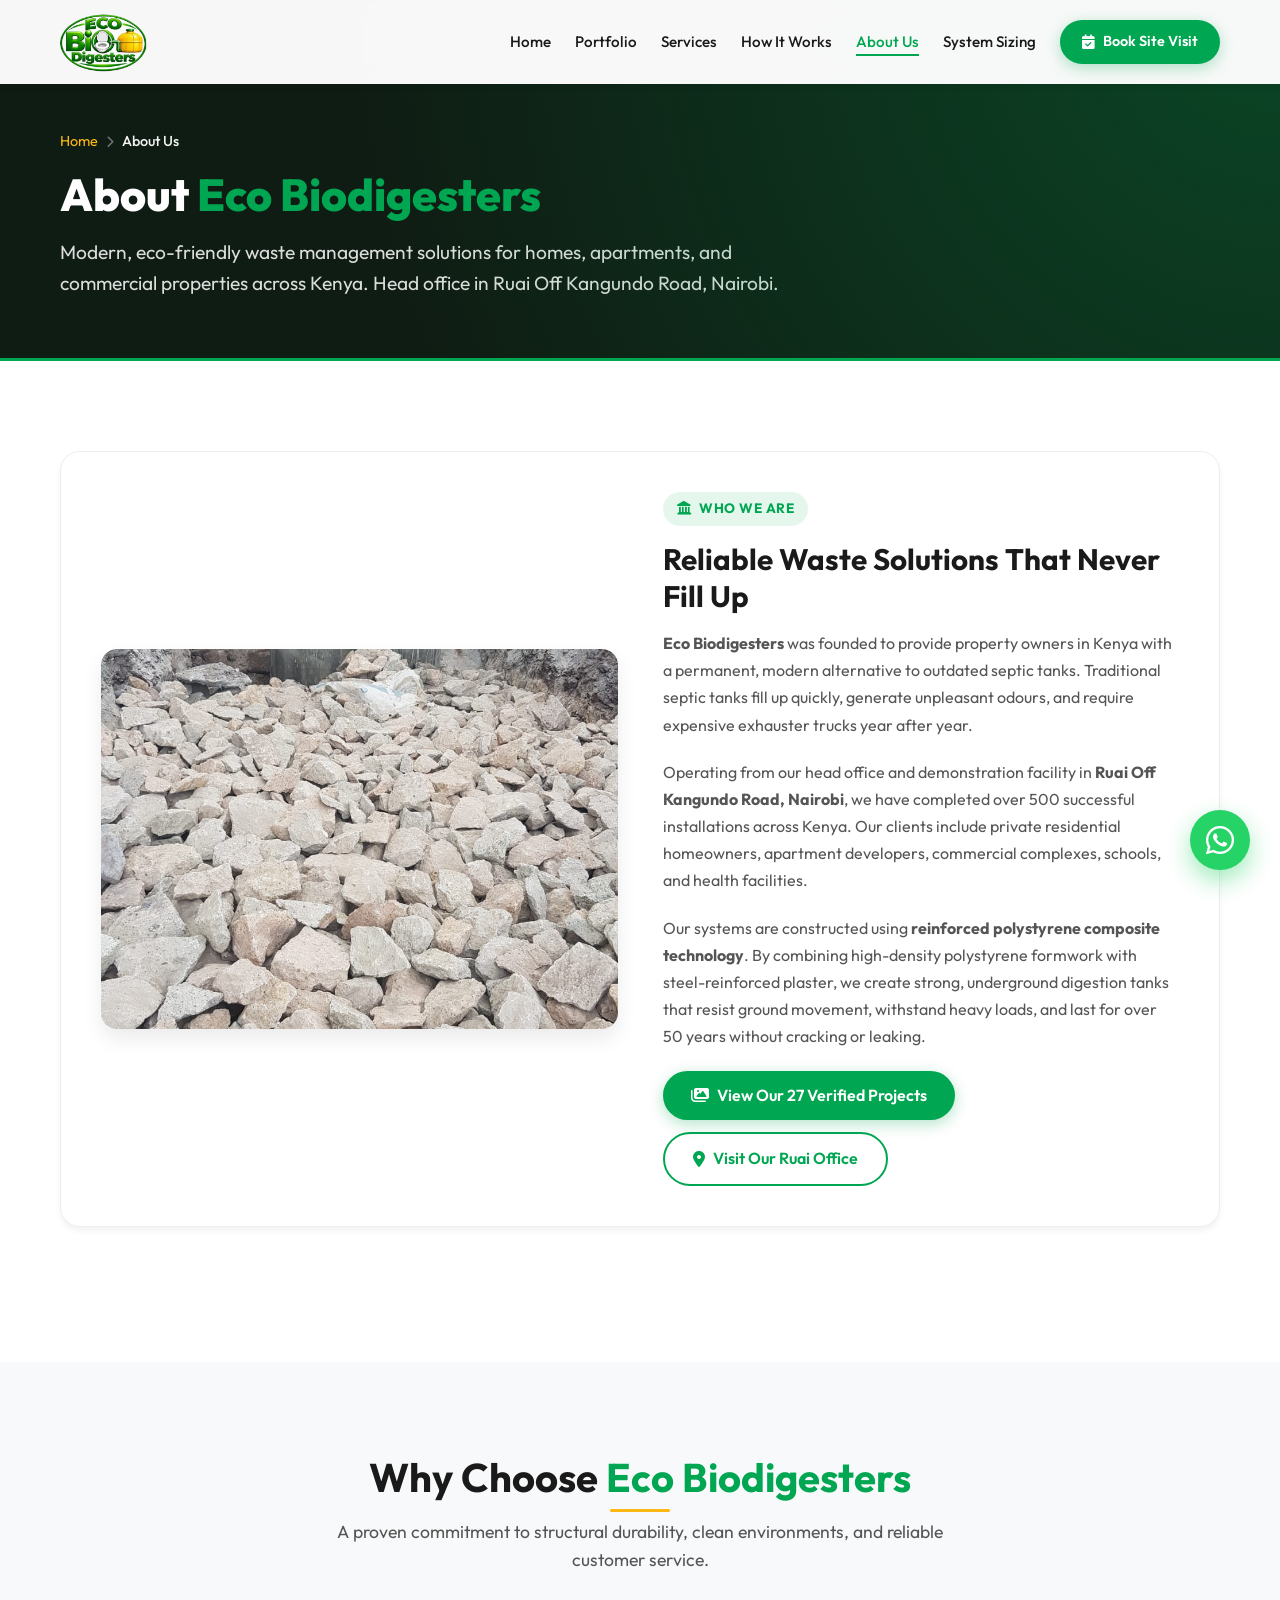
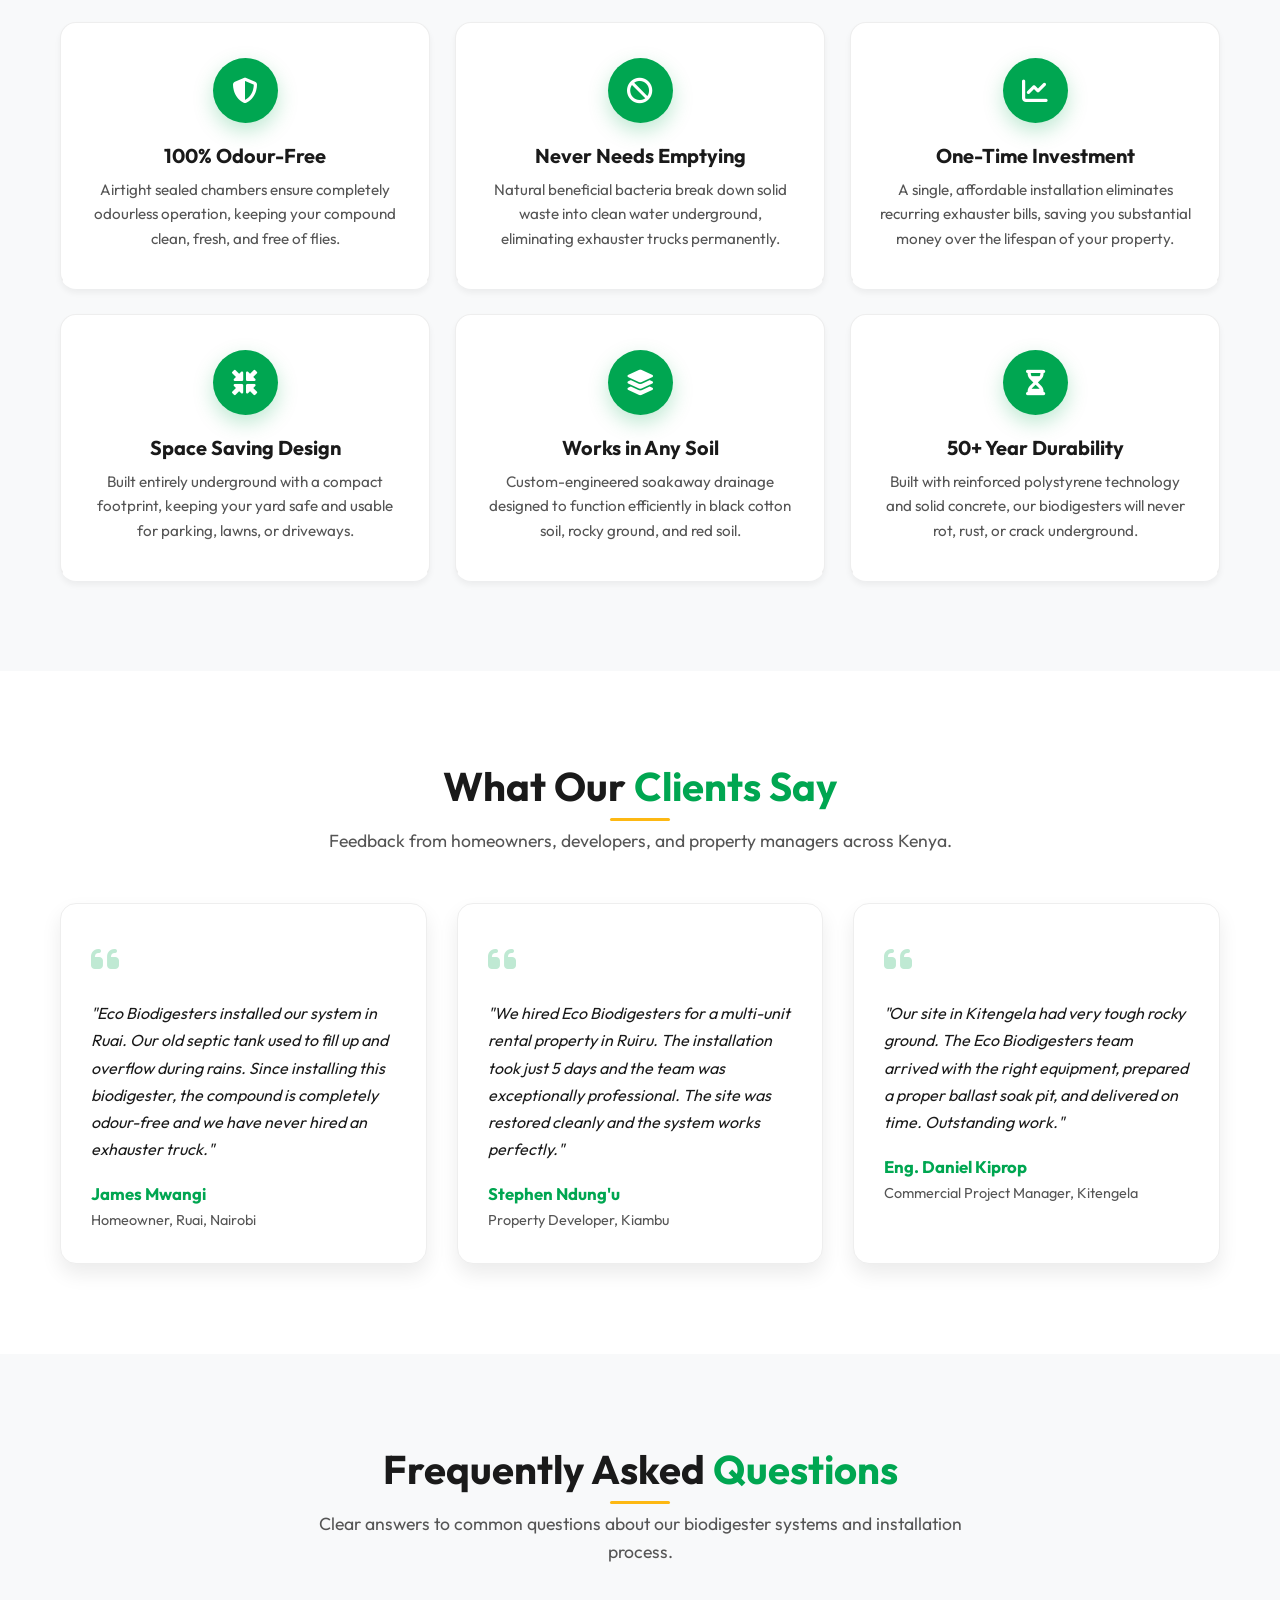
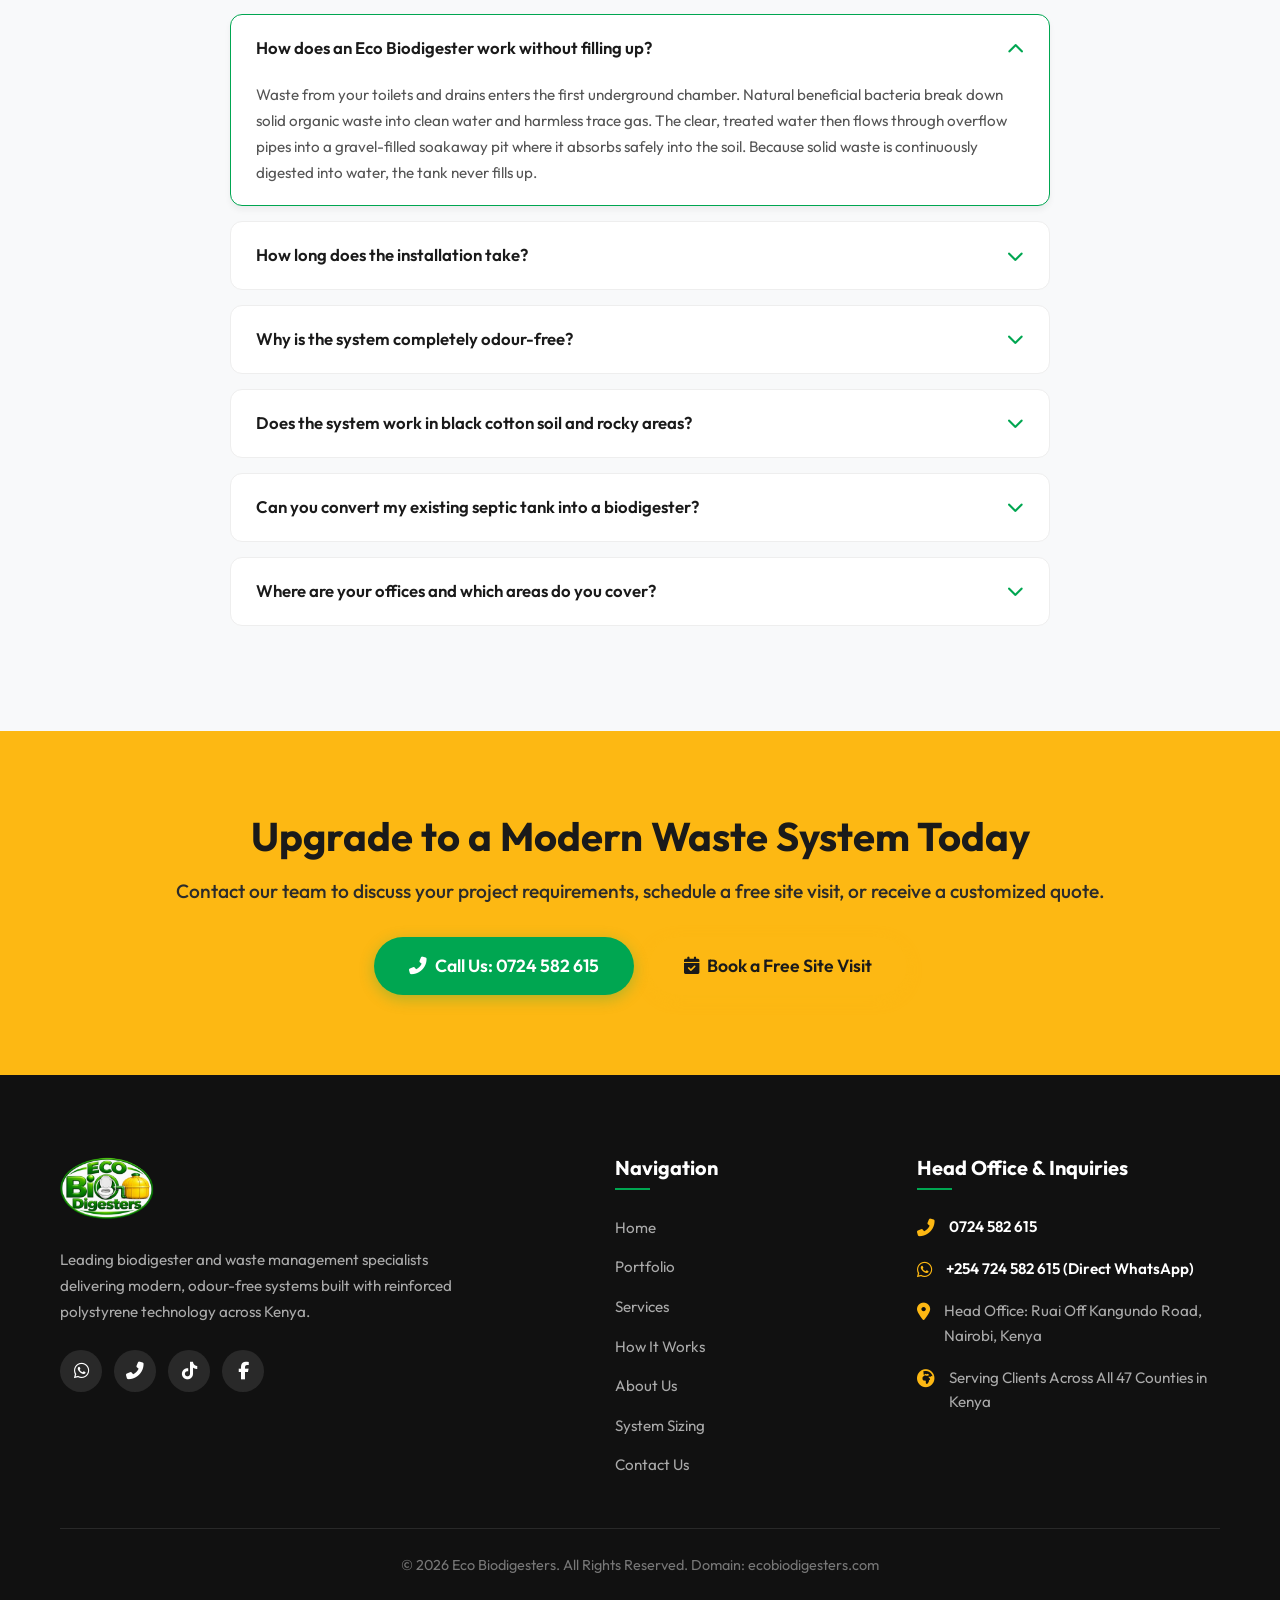
<file: about.html>
<!DOCTYPE html>
<html lang="en">
<head>
  <meta charset="UTF-8">
  <meta name="viewport" content="width=device-width, initial-scale=1.0">
  <title>About Us | Eco Biodigesters Waste Management Kenya</title>
  <meta name="description" content="Learn about Eco Biodigesters Kenya. Modern waste management specialists with over 500 installations built with reinforced polystyrene technology. Ruai, Nairobi. Call 0724 582 615.">
  <link rel="canonical" href="https://ecobiodigesters.com/about.html">
  <link rel="icon" type="image/png" href="images/logo.png">
  <link rel="preconnect" href="https://fonts.googleapis.com">
  <link rel="preconnect" href="https://fonts.gstatic.com" crossorigin>
  <link href="https://fonts.googleapis.com/css2?family=Outfit:wght@300;400;500;600;700;800&display=swap" rel="stylesheet">
  <link rel="stylesheet" href="https://cdnjs.cloudflare.com/ajax/libs/font-awesome/6.5.1/css/all.min.css">
  <link rel="stylesheet" href="css/style.css">
</head>
<body>

  <!-- Navigation -->
  <nav class="navbar" id="navbar">
    <div class="container nav-container">
      <a href="index.html" class="logo">
        <img src="images/logo.png" alt="Eco Biodigesters" class="logo-img">
      </a>
      <button class="mobile-menu-btn" aria-label="Toggle navigation">
        <i class="fas fa-bars"></i>
      </button>
      <ul class="nav-links">
        <li><a href="index.html">Home</a></li>
        <li><a href="portfolio.html">Portfolio</a></li>
        <li><a href="services.html">Services</a></li>
        <li><a href="how-it-works.html">How It Works</a></li>
        <li><a href="about.html" class="active">About Us</a></li>
        <li><a href="pricing.html">System Sizing</a></li>
        <li><a href="contact.html" class="btn btn-primary nav-btn"><i class="fas fa-calendar-check"></i> Book Site Visit</a></li>
      </ul>
    </div>
  </nav>

  <!-- Page Header -->
  <header class="page-header">
    <div class="container">
      <div class="breadcrumbs">
        <a href="index.html">Home</a>
        <i class="fas fa-chevron-right"></i>
        <span>About Us</span>
      </div>
      <h1>About <span class="text-green">Eco Biodigesters</span></h1>
      <p>
        Modern, eco-friendly waste management solutions for homes, apartments, and commercial properties across Kenya. Head office in Ruai Off Kangundo Road, Nairobi.
      </p>
    </div>
  </header>

  <!-- Who We Are Detail Card -->
  <section class="section">
    <div class="container">
      <div class="service-detail-card fade-in-up">
        <div class="service-detail-media">
          <img src="images/portfolio-8.jpeg" alt="Eco Biodigesters Office & Demo Site in Ruai Off Kangundo Road" loading="lazy">
        </div>
        <div class="service-detail-content">
          <div class="service-badge"><i class="fas fa-landmark"></i> Who We Are</div>
          <h3>Reliable Waste Solutions That Never Fill Up</h3>
          <p>
            <strong>Eco Biodigesters</strong> was founded to provide property owners in Kenya with a permanent, modern alternative to outdated septic tanks. Traditional septic tanks fill up quickly, generate unpleasant odours, and require expensive exhauster trucks year after year.
          </p>
          <p>
            Operating from our head office and demonstration facility in <strong>Ruai Off Kangundo Road, Nairobi</strong>, we have completed over 500 successful installations across Kenya. Our clients include private residential homeowners, apartment developers, commercial complexes, schools, and health facilities.
          </p>
          <p>
            Our systems are constructed using <strong>reinforced polystyrene composite technology</strong>. By combining high-density polystyrene formwork with steel-reinforced plaster, we create strong, underground digestion tanks that resist ground movement, withstand heavy loads, and last for over 50 years without cracking or leaking.
          </p>
          <div style="display:flex; gap:12px; flex-wrap:wrap; margin-top:20px;">
            <a href="portfolio.html" class="btn btn-primary"><i class="fas fa-images"></i> View Our 27 Verified Projects</a>
            <a href="contact.html" class="btn btn-outline-primary"><i class="fas fa-map-marker-alt"></i> Visit Our Ruai Office</a>
          </div>
        </div>
      </div>
    </div>
  </section>

  <!-- The Eco Biodigesters Advantage -->
  <section class="section bg-light">
    <div class="container">
      <div class="section-header text-center">
        <h2 class="section-title">Why Choose <span>Eco Biodigesters</span></h2>
        <p>A proven commitment to structural durability, clean environments, and reliable customer service.</p>
      </div>

      <div class="why-us-grid">
        <div class="why-card scale-in">
          <div class="why-icon"><i class="fas fa-shield-halved"></i></div>
          <h3>100% Odour-Free</h3>
          <p>Airtight sealed chambers ensure completely odourless operation, keeping your compound clean, fresh, and free of flies.</p>
        </div>

        <div class="why-card scale-in delay-1">
          <div class="why-icon"><i class="fas fa-ban"></i></div>
          <h3>Never Needs Emptying</h3>
          <p>Natural beneficial bacteria break down solid waste into clean water underground, eliminating exhauster trucks permanently.</p>
        </div>

        <div class="why-card scale-in delay-2">
          <div class="why-icon"><i class="fas fa-chart-line"></i></div>
          <h3>One-Time Investment</h3>
          <p>A single, affordable installation eliminates recurring exhauster bills, saving you substantial money over the lifespan of your property.</p>
        </div>

        <div class="why-card scale-in delay-3">
          <div class="why-icon"><i class="fas fa-compress-arrows-alt"></i></div>
          <h3>Space Saving Design</h3>
          <p>Built entirely underground with a compact footprint, keeping your yard safe and usable for parking, lawns, or driveways.</p>
        </div>

        <div class="why-card scale-in delay-4">
          <div class="why-icon"><i class="fas fa-layer-group"></i></div>
          <h3>Works in Any Soil</h3>
          <p>Custom-engineered soakaway drainage designed to function efficiently in black cotton soil, rocky ground, and red soil.</p>
        </div>

        <div class="why-card scale-in">
          <div class="why-icon"><i class="fas fa-hourglass-half"></i></div>
          <h3>50+ Year Durability</h3>
          <p>Built with reinforced polystyrene technology and solid concrete, our biodigesters will never rot, rust, or crack underground.</p>
        </div>
      </div>
    </div>
  </section>

  <!-- Client Testimonials -->
  <section class="section">
    <div class="container">
      <div class="section-header text-center">
        <h2 class="section-title">What Our <span>Clients Say</span></h2>
        <p>Feedback from homeowners, developers, and property managers across Kenya.</p>
      </div>

      <div class="testimonials-grid">
        <div class="testimonial-card scale-in">
          <div class="quote-mark"><i class="fas fa-quote-left"></i></div>
          <p class="testimonial-text">
            "Eco Biodigesters installed our system in Ruai. Our old septic tank used to fill up and overflow during rains. Since installing this biodigester, the compound is completely odour-free and we have never hired an exhauster truck."
          </p>
          <div class="client-info">
            <h4>James Mwangi</h4>
            <span>Homeowner, Ruai, Nairobi</span>
          </div>
        </div>

        <div class="testimonial-card scale-in delay-1">
          <div class="quote-mark"><i class="fas fa-quote-left"></i></div>
          <p class="testimonial-text">
            "We hired Eco Biodigesters for a multi-unit rental property in Ruiru. The installation took just 5 days and the team was exceptionally professional. The site was restored cleanly and the system works perfectly."
          </p>
          <div class="client-info">
            <h4>Stephen Ndung'u</h4>
            <span>Property Developer, Kiambu</span>
          </div>
        </div>

        <div class="testimonial-card scale-in delay-2">
          <div class="quote-mark"><i class="fas fa-quote-left"></i></div>
          <p class="testimonial-text">
            "Our site in Kitengela had very tough rocky ground. The Eco Biodigesters team arrived with the right equipment, prepared a proper ballast soak pit, and delivered on time. Outstanding work."
          </p>
          <div class="client-info">
            <h4>Eng. Daniel Kiprop</h4>
            <span>Commercial Project Manager, Kitengela</span>
          </div>
        </div>
      </div>
    </div>
  </section>

  <!-- Technical FAQ Accordion -->
  <section class="section bg-light">
    <div class="container">
      <div class="section-header text-center">
        <h2 class="section-title">Frequently Asked <span>Questions</span></h2>
        <p>Clear answers to common questions about our biodigester systems and installation process.</p>
      </div>

      <div class="faq-container">
        <div class="faq-item active">
          <div class="faq-question">
            <span>How does an Eco Biodigester work without filling up?</span>
            <i class="fas fa-chevron-down faq-icon"></i>
          </div>
          <div class="faq-answer">
            <p>
              Waste from your toilets and drains enters the first underground chamber. Natural beneficial bacteria break down solid organic waste into clean water and harmless trace gas. The clear, treated water then flows through overflow pipes into a gravel-filled soakaway pit where it absorbs safely into the soil. Because solid waste is continuously digested into water, the tank never fills up.
            </p>
          </div>
        </div>

        <div class="faq-item">
          <div class="faq-question">
            <span>How long does the installation take?</span>
            <i class="fas fa-chevron-down faq-icon"></i>
          </div>
          <div class="faq-answer">
            <p>
              Standard residential installations are completed within <strong>1 to 7 working days</strong>. Our full workflow includes site excavation, assembling the reinforced polystyrene structure, pipe connections, building the soakaway pit, testing, and clean compound backfilling.
            </p>
          </div>
        </div>

        <div class="faq-item">
          <div class="faq-question">
            <span>Why is the system completely odour-free?</span>
            <i class="fas fa-chevron-down faq-icon"></i>
          </div>
          <div class="faq-answer">
            <p>
              Our biodigesters are sealed completely airtight underground. Waste breaks down naturally without exposure to open air. Any trace gases vent safely through your existing building plumbing vent pipes above the roofline. With no open chambers, bad smells, flies, and mosquitoes are completely prevented.
            </p>
          </div>
        </div>

        <div class="faq-item">
          <div class="faq-question">
            <span>Does the system work in black cotton soil and rocky areas?</span>
            <i class="fas fa-chevron-down faq-icon"></i>
          </div>
          <div class="faq-answer">
            <p>
              Yes. In black cotton soil areas (such as Ruai, Joska, Kamulu, and Ruiru), we build high-capacity soakaway pits and French drains filled with clean drainage ballast and geotextile lining to ensure smooth water absorption. In rocky areas (like Kitengela), our team uses specialized rock breakers to achieve the required depth.
            </p>
          </div>
        </div>

        <div class="faq-item">
          <div class="faq-question">
            <span>Can you convert my existing septic tank into a biodigester?</span>
            <i class="fas fa-chevron-down faq-icon"></i>
          </div>
          <div class="faq-answer">
            <p>
              Yes. Converting an old septic tank is quick and cost-effective. We exhaust and clean the tank one final time, construct internal biological chambers, install overflow pipes, cast an airtight top slab, and introduce active bacterial enzymes. You will never need an exhauster truck again.
            </p>
          </div>
        </div>

        <div class="faq-item">
          <div class="faq-question">
            <span>Where are your offices and which areas do you cover?</span>
            <i class="fas fa-chevron-down faq-icon"></i>
          </div>
          <div class="faq-answer">
            <p>
              Our head office and demonstration facility are located in <strong>Ruai Off Kangundo Road, Nairobi</strong>. We deploy trained installation teams to projects across all 47 counties in Kenya, including Nairobi, Kiambu, Machakos, Kajiado, Nakuru, Eldoret, Kisumu, and Mombasa.
            </p>
          </div>
        </div>
      </div>
    </div>
  </section>

  <!-- Final Executive CTA Section -->
  <section class="cta-section text-center">
    <div class="container">
      <h2>Upgrade to a Modern Waste System Today</h2>
      <p>Contact our team to discuss your project requirements, schedule a free site visit, or receive a customized quote.</p>
      <div style="display:flex; justify-content:center; gap:15px; flex-wrap:wrap;">
        <a href="tel:0724582615" class="btn btn-primary btn-lg"><i class="fas fa-phone-alt"></i> Call Us: 0724 582 615</a>
        <a href="contact.html" class="btn btn-secondary btn-lg"><i class="fas fa-calendar-check"></i> Book a Free Site Visit</a>
      </div>
    </div>
  </section>

  <!-- Corporate Footer -->
  <footer id="footer" class="footer">
    <div class="container">
      <div class="footer-grid">
        <div class="footer-brand">
          <a href="index.html" class="logo footer-logo">
            <img src="images/logo.png" alt="Eco Biodigesters" class="footer-logo-img">
          </a>
          <p class="footer-desc">
            Leading biodigester and waste management specialists delivering modern, odour-free systems built with reinforced polystyrene technology across Kenya.
          </p>
          <div class="social-links">
            <a href="https://wa.me/254724582615" target="_blank" rel="noopener noreferrer" title="WhatsApp Business"><i class="fab fa-whatsapp"></i></a>
            <a href="tel:0724582615" title="Telephone Line"><i class="fas fa-phone-alt"></i></a>
            <a href="https://www.tiktok.com/@ecobiodigesters" target="_blank" rel="noopener noreferrer" title="Official TikTok"><i class="fab fa-tiktok"></i></a>
            <a href="https://www.facebook.com/" target="_blank" rel="noopener noreferrer" title="Official Facebook"><i class="fab fa-facebook-f"></i></a>
          </div>
        </div>

        <div class="footer-links">
          <h3>Navigation</h3>
          <ul>
            <li><a href="index.html">Home</a></li>
            <li><a href="portfolio.html">Portfolio</a></li>
            <li><a href="services.html">Services</a></li>
            <li><a href="how-it-works.html">How It Works</a></li>
            <li><a href="about.html">About Us</a></li>
            <li><a href="pricing.html">System Sizing</a></li>
            <li><a href="contact.html">Contact Us</a></li>
          </ul>
        </div>

        <div class="footer-contact">
          <h3>Head Office & Inquiries</h3>
          <ul>
            <li>
              <i class="fas fa-phone-alt"></i>
              <span><a href="tel:0724582615">0724 582 615</a></span>
            </li>
            <li>
              <i class="fab fa-whatsapp"></i>
              <span><a href="https://wa.me/254724582615" target="_blank">+254 724 582 615 (Direct WhatsApp)</a></span>
            </li>
            <li>
              <i class="fas fa-map-marker-alt"></i>
              <span>Head Office: Ruai Off Kangundo Road, Nairobi, Kenya</span>
            </li>
            <li>
              <i class="fas fa-globe-africa"></i>
              <span>Serving Clients Across All 47 Counties in Kenya</span>
            </li>
          </ul>
        </div>
      </div>

      <div class="footer-bottom">
        <p>&copy; <span id="year"></span> Eco Biodigesters. All Rights Reserved. Domain: ecobiodigesters.com</p>
      </div>
    </div>
  </footer>

  <!-- Floating WhatsApp Action -->
  <a href="https://wa.me/254724582615" class="whatsapp-float" target="_blank" rel="noopener noreferrer" aria-label="Chat on WhatsApp">
    <i class="fab fa-whatsapp"></i>
  </a>

  <script src="js/main.js"></script>
</body>
</html>
</file>
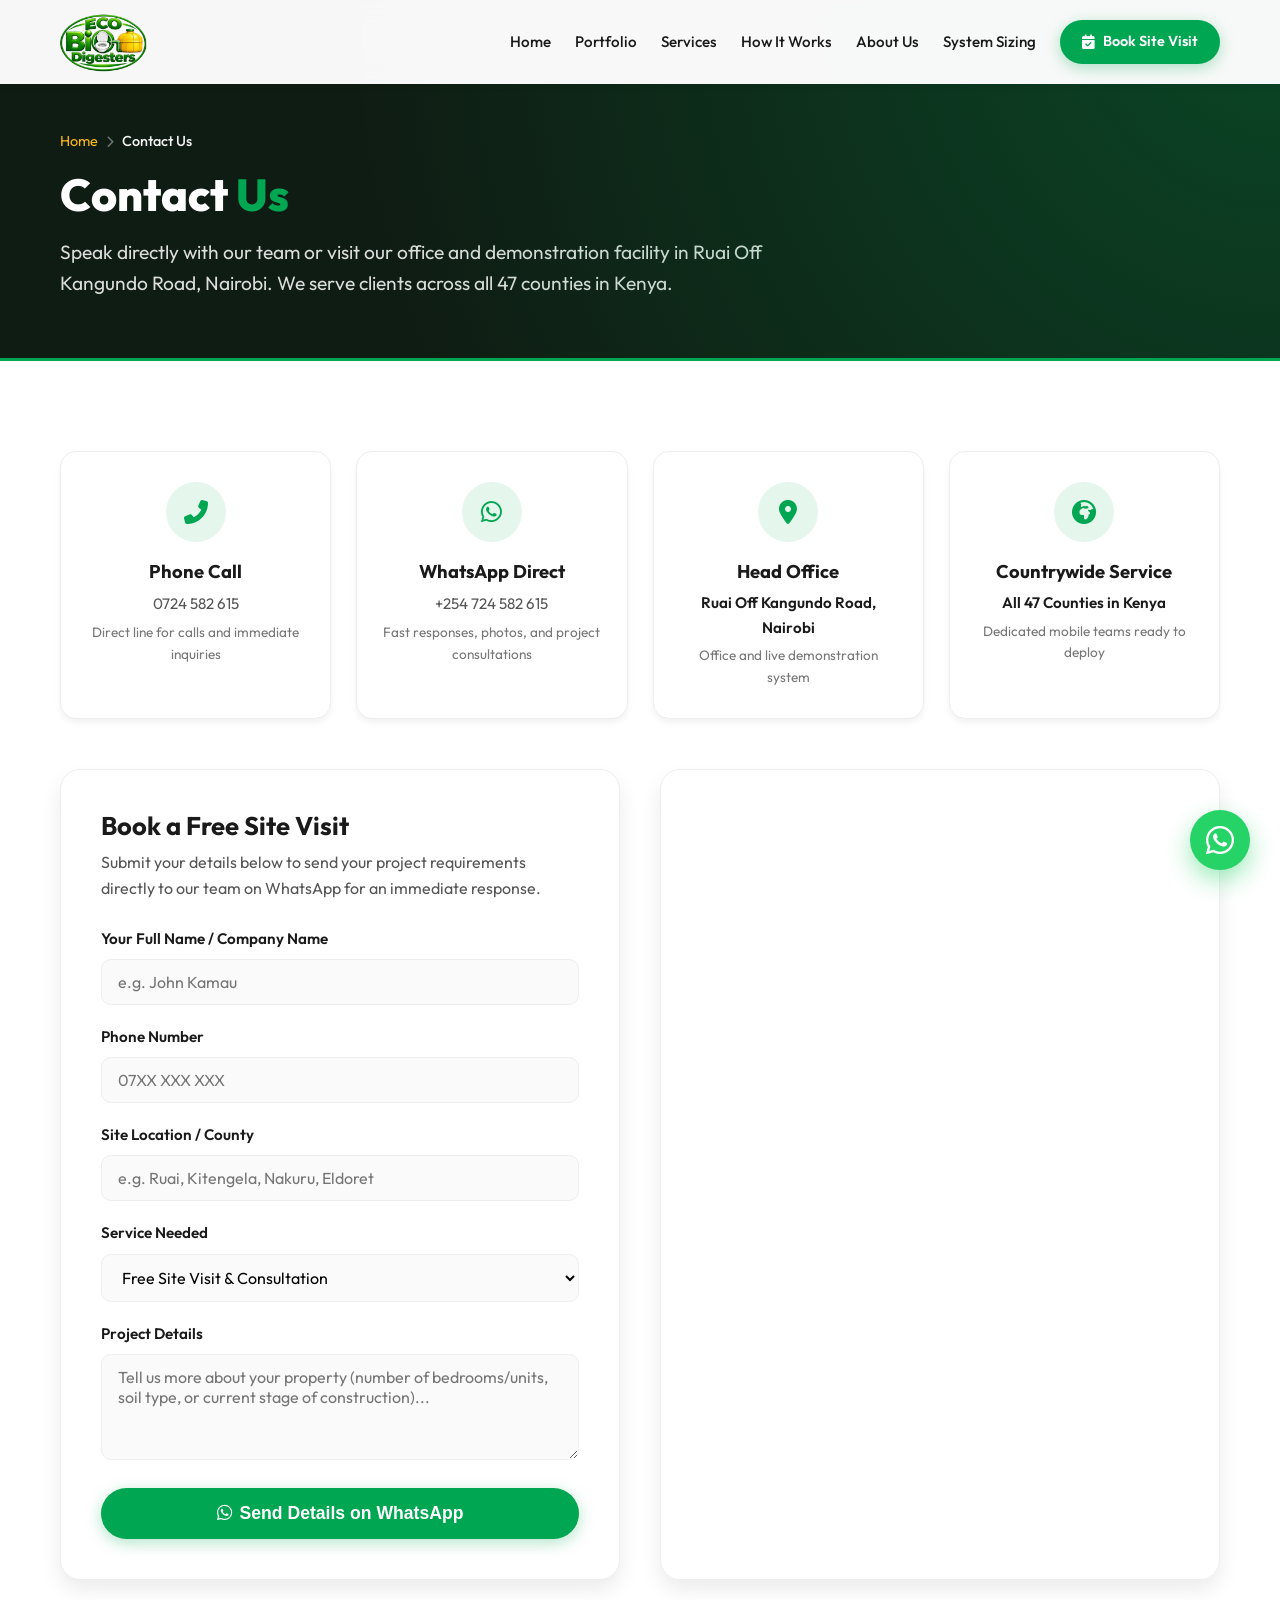
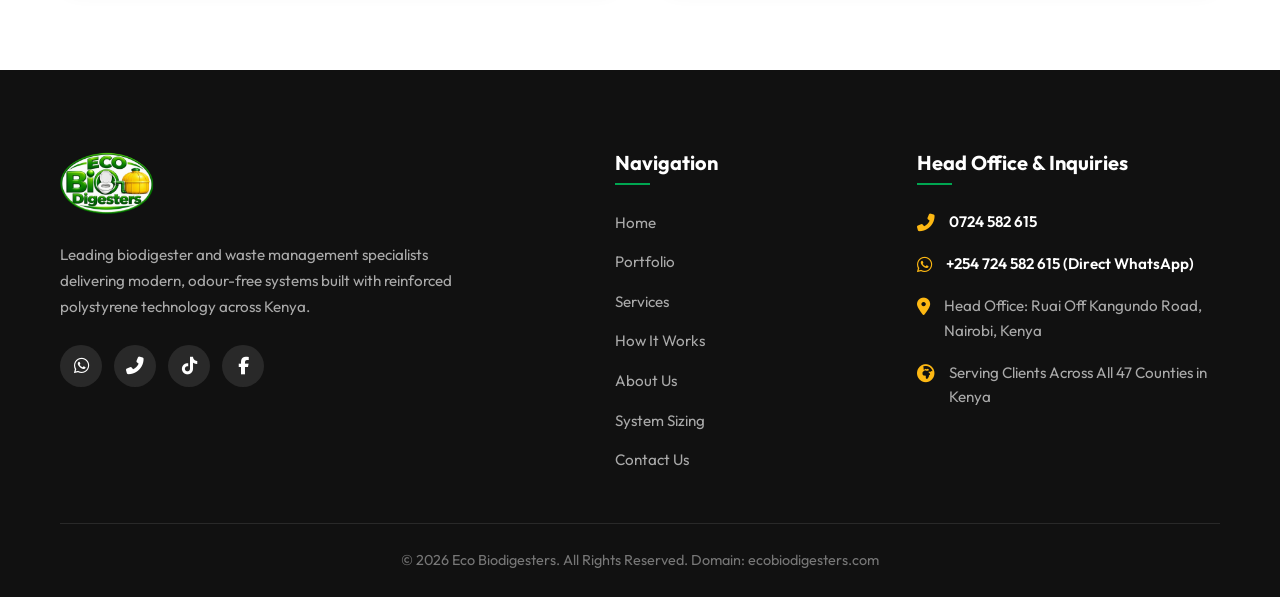
<file: contact.html>
<!DOCTYPE html>
<html lang="en">
<head>
  <meta charset="UTF-8">
  <meta name="viewport" content="width=device-width, initial-scale=1.0">
  <title>Contact Us | Eco Biodigesters Kenya (Ruai Headquarters)</title>
  <meta name="description" content="Contact Eco Biodigesters. Head office in Ruai Off Kangundo Road, Nairobi. Call or WhatsApp 0724 582 615 to book a free site visit or request a custom quote anywhere in Kenya.">
  <link rel="canonical" href="https://ecobiodigesters.com/contact.html">
  <link rel="icon" type="image/png" href="images/logo.png">
  <link rel="preconnect" href="https://fonts.googleapis.com">
  <link rel="preconnect" href="https://fonts.gstatic.com" crossorigin>
  <link href="https://fonts.googleapis.com/css2?family=Outfit:wght@300;400;500;600;700;800&display=swap" rel="stylesheet">
  <link rel="stylesheet" href="https://cdnjs.cloudflare.com/ajax/libs/font-awesome/6.5.1/css/all.min.css">
  <link rel="stylesheet" href="css/style.css">
</head>
<body>

  <!-- Navigation -->
  <nav class="navbar" id="navbar">
    <div class="container nav-container">
      <a href="index.html" class="logo">
        <img src="images/logo.png" alt="Eco Biodigesters" class="logo-img">
      </a>
      <button class="mobile-menu-btn" aria-label="Toggle navigation">
        <i class="fas fa-bars"></i>
      </button>
      <ul class="nav-links">
        <li><a href="index.html">Home</a></li>
        <li><a href="portfolio.html">Portfolio</a></li>
        <li><a href="services.html">Services</a></li>
        <li><a href="how-it-works.html">How It Works</a></li>
        <li><a href="about.html">About Us</a></li>
        <li><a href="pricing.html">System Sizing</a></li>
        <li><a href="contact.html" class="active btn btn-primary nav-btn"><i class="fas fa-calendar-check"></i> Book Site Visit</a></li>
      </ul>
    </div>
  </nav>

  <!-- Page Header -->
  <header class="page-header">
    <div class="container">
      <div class="breadcrumbs">
        <a href="index.html">Home</a>
        <i class="fas fa-chevron-right"></i>
        <span>Contact Us</span>
      </div>
      <h1>Contact <span class="text-green">Us</span></h1>
      <p>
        Speak directly with our team or visit our office and demonstration facility in Ruai Off Kangundo Road, Nairobi. We serve clients across all 47 counties in Kenya.
      </p>
    </div>
  </header>

  <!-- Contact Cards & Form Section -->
  <section class="section">
    <div class="container">

      <!-- 4 Contact Cards Grid -->
      <div class="contact-cards-grid">
        <div class="contact-info-card scale-in">
          <div class="contact-info-icon">
            <i class="fas fa-phone-alt"></i>
          </div>
          <h4>Phone Call</h4>
          <a href="tel:0724582615">0724 582 615</a>
          <p style="font-size: 0.85rem; color: var(--text-muted); margin-top: 5px;">Direct line for calls and immediate inquiries</p>
        </div>

        <div class="contact-info-card scale-in delay-1">
          <div class="contact-info-icon">
            <i class="fab fa-whatsapp"></i>
          </div>
          <h4>WhatsApp Direct</h4>
          <a href="https://wa.me/254724582615" target="_blank">+254 724 582 615</a>
          <p style="font-size: 0.85rem; color: var(--text-muted); margin-top: 5px;">Fast responses, photos, and project consultations</p>
        </div>

        <div class="contact-info-card scale-in delay-2">
          <div class="contact-info-icon">
            <i class="fas fa-map-marker-alt"></i>
          </div>
          <h4>Head Office</h4>
          <p style="font-weight: 600; color: var(--text-dark);">Ruai Off Kangundo Road, Nairobi</p>
          <p style="font-size: 0.85rem; color: var(--text-muted); margin-top: 5px;">Office and live demonstration system</p>
        </div>

        <div class="contact-info-card scale-in delay-3">
          <div class="contact-info-icon">
            <i class="fas fa-globe-africa"></i>
          </div>
          <h4>Countrywide Service</h4>
          <p style="font-weight: 600; color: var(--text-dark);">All 47 Counties in Kenya</p>
          <p style="font-size: 0.85rem; color: var(--text-muted); margin-top: 5px;">Dedicated mobile teams ready to deploy</p>
        </div>
      </div>

      <!-- Form & Map Grid -->
      <div class="contact-grid">
        <div class="contact-form-container slide-in-left">
          <h3 style="font-size: 1.6rem; margin-bottom: 8px;">Book a Free Site Visit</h3>
          <p style="color: var(--text-light); margin-bottom: 25px;">
            Submit your details below to send your project requirements directly to our team on WhatsApp for an immediate response.
          </p>
          
          <form class="contact-form">
            <div class="form-group">
              <label for="name">Your Full Name / Company Name</label>
              <input type="text" id="name" name="name" required placeholder="e.g. John Kamau">
            </div>

            <div class="form-group">
              <label for="phone">Phone Number</label>
              <input type="tel" id="phone" name="phone" required placeholder="07XX XXX XXX">
            </div>

            <div class="form-group">
              <label for="location">Site Location / County</label>
              <input type="text" id="location" name="location" placeholder="e.g. Ruai, Kitengela, Nakuru, Eldoret">
            </div>

            <div class="form-group">
              <label for="service">Service Needed</label>
              <select id="service" name="service">
                <option value="site_visit">Free Site Visit & Consultation</option>
                <option value="biodigester_residential">Biodigester Installation (Residential 1–8 People)</option>
                <option value="biodigester_standard">Biodigester Installation (Standard 9–20 People)</option>
                <option value="biodigester_commercial">Commercial Biodigester (21+ People / Apartments)</option>
                <option value="septic_conversion">Septic Tank Conversion</option>
                <option value="grease_trap">Commercial Kitchen Grease Trap</option>
                <option value="plumbing_drainage">Plumbing & Drainage</option>
                <option value="other">Other Inquiries</option>
              </select>
            </div>

            <div class="form-group">
              <label for="message">Project Details</label>
              <textarea id="message" name="message" rows="4" placeholder="Tell us more about your property (number of bedrooms/units, soil type, or current stage of construction)..."></textarea>
            </div>

            <button type="submit" class="btn btn-primary w-100 btn-lg">
              <i class="fab fa-whatsapp"></i> Send Details on WhatsApp
            </button>
          </form>
        </div>

        <div class="map-container slide-in-right">
          <iframe 
            src="https://www.google.com/maps/embed?pb=!1m18!1m12!1m3!1d31917.48135899738!2d36.99424789999999!3d-1.2774944!2m3!1f0!2f0!3f0!3m2!1i1024!2i768!4f13.1!3m3!1m2!1s0x182f6a623722e039%3A0x64e06c7e39a3e351!2sRuai%2C%20Nairobi!5e0!3m2!1sen!2ske!4v1700000000000!5m2!1sen!2ske" 
            width="100%" 
            height="100%" 
            style="border:0; min-height:480px;" 
            allowfullscreen="" 
            loading="lazy" 
            referrerpolicy="no-referrer-when-downgrade"
            title="Eco Biodigesters Office Ruai Off Kangundo Road, Nairobi">
          </iframe>
        </div>
      </div>

    </div>
  </section>

  <!-- Corporate Footer -->
  <footer id="footer" class="footer">
    <div class="container">
      <div class="footer-grid">
        <div class="footer-brand">
          <a href="index.html" class="logo footer-logo">
            <img src="images/logo.png" alt="Eco Biodigesters" class="footer-logo-img">
          </a>
          <p class="footer-desc">
            Leading biodigester and waste management specialists delivering modern, odour-free systems built with reinforced polystyrene technology across Kenya.
          </p>
          <div class="social-links">
            <a href="https://wa.me/254724582615" target="_blank" rel="noopener noreferrer" title="WhatsApp Business"><i class="fab fa-whatsapp"></i></a>
            <a href="tel:0724582615" title="Telephone Line"><i class="fas fa-phone-alt"></i></a>
            <a href="https://www.tiktok.com/@ecobiodigesters" target="_blank" rel="noopener noreferrer" title="Official TikTok"><i class="fab fa-tiktok"></i></a>
            <a href="https://www.facebook.com/" target="_blank" rel="noopener noreferrer" title="Official Facebook"><i class="fab fa-facebook-f"></i></a>
          </div>
        </div>

        <div class="footer-links">
          <h3>Navigation</h3>
          <ul>
            <li><a href="index.html">Home</a></li>
            <li><a href="portfolio.html">Portfolio</a></li>
            <li><a href="services.html">Services</a></li>
            <li><a href="how-it-works.html">How It Works</a></li>
            <li><a href="about.html">About Us</a></li>
            <li><a href="pricing.html">System Sizing</a></li>
            <li><a href="contact.html">Contact Us</a></li>
          </ul>
        </div>

        <div class="footer-contact">
          <h3>Head Office & Inquiries</h3>
          <ul>
            <li>
              <i class="fas fa-phone-alt"></i>
              <span><a href="tel:0724582615">0724 582 615</a></span>
            </li>
            <li>
              <i class="fab fa-whatsapp"></i>
              <span><a href="https://wa.me/254724582615" target="_blank">+254 724 582 615 (Direct WhatsApp)</a></span>
            </li>
            <li>
              <i class="fas fa-map-marker-alt"></i>
              <span>Head Office: Ruai Off Kangundo Road, Nairobi, Kenya</span>
            </li>
            <li>
              <i class="fas fa-globe-africa"></i>
              <span>Serving Clients Across All 47 Counties in Kenya</span>
            </li>
          </ul>
        </div>
      </div>

      <div class="footer-bottom">
        <p>&copy; <span id="year"></span> Eco Biodigesters. All Rights Reserved. Domain: ecobiodigesters.com</p>
      </div>
    </div>
  </footer>

  <!-- Floating WhatsApp Action -->
  <a href="https://wa.me/254724582615" class="whatsapp-float" target="_blank" rel="noopener noreferrer" aria-label="Chat on WhatsApp">
    <i class="fab fa-whatsapp"></i>
  </a>

  <script src="js/main.js"></script>
</body>
</html>
</file>
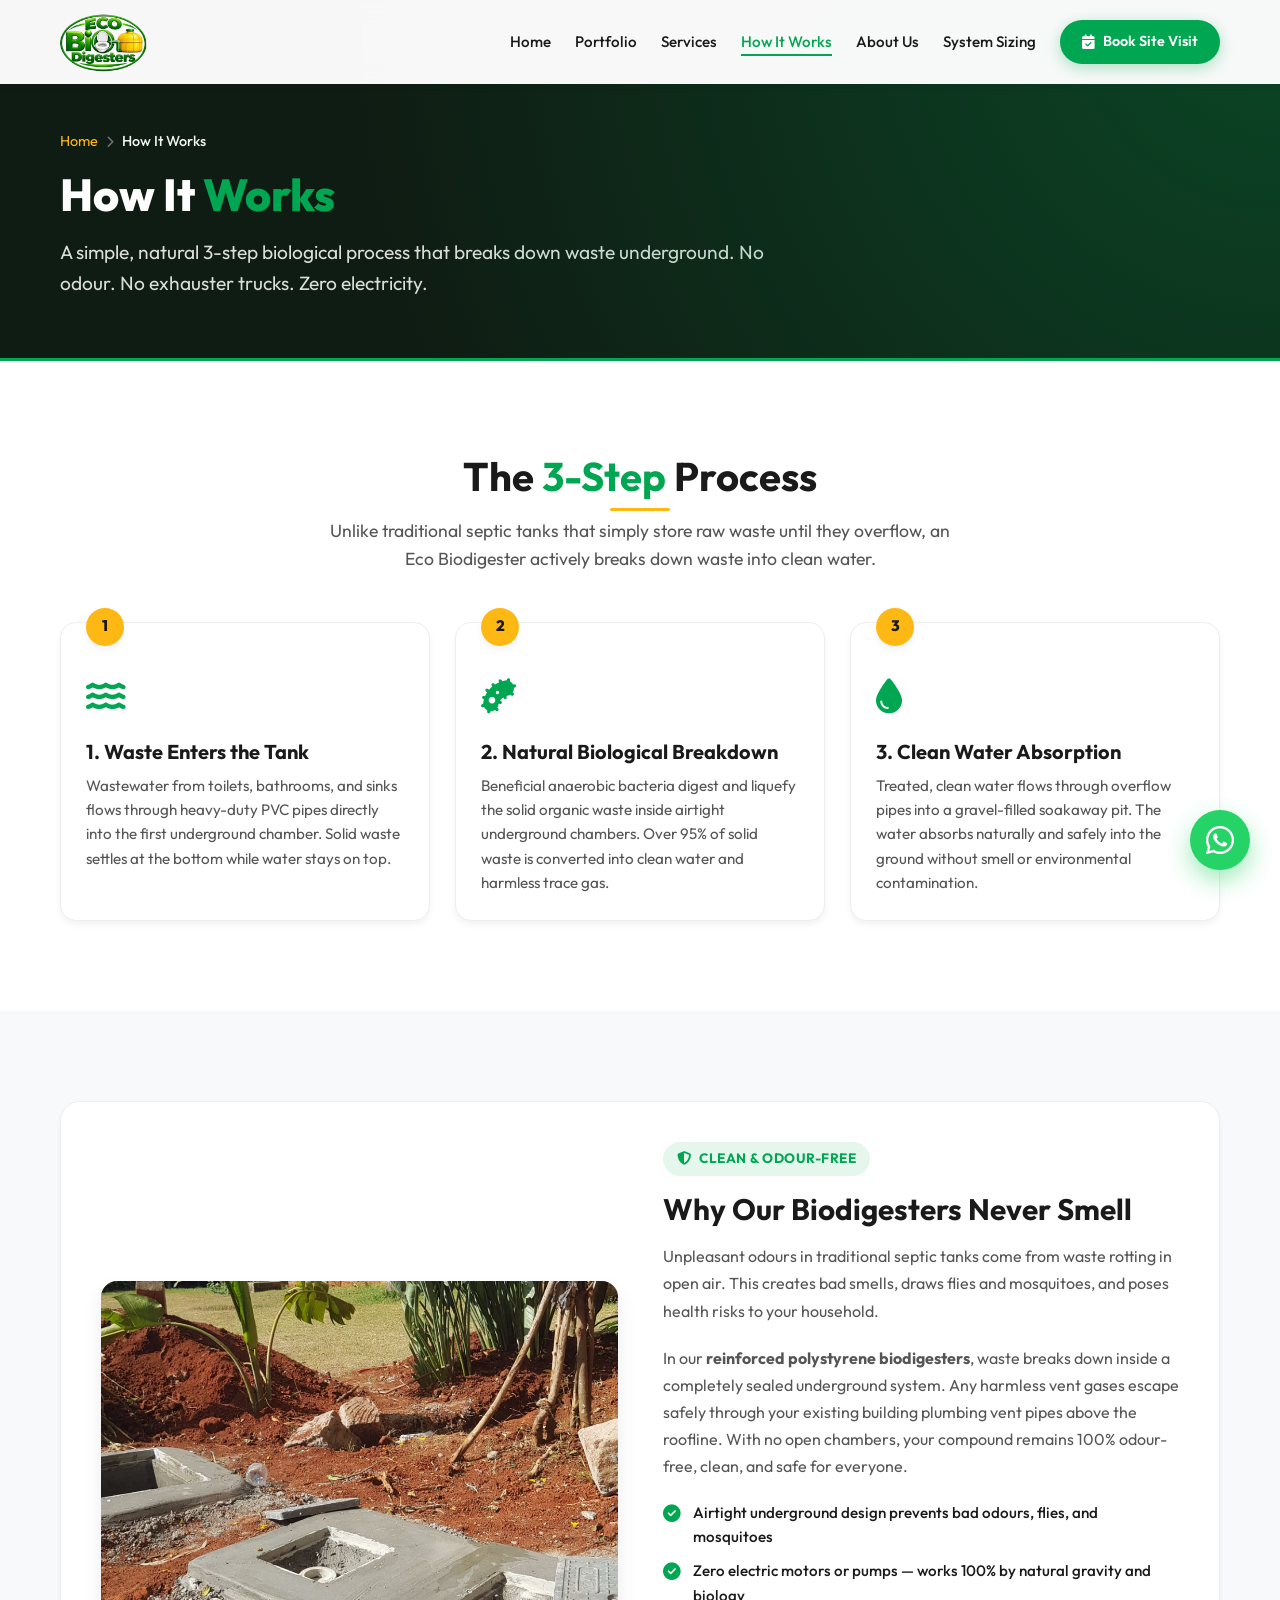
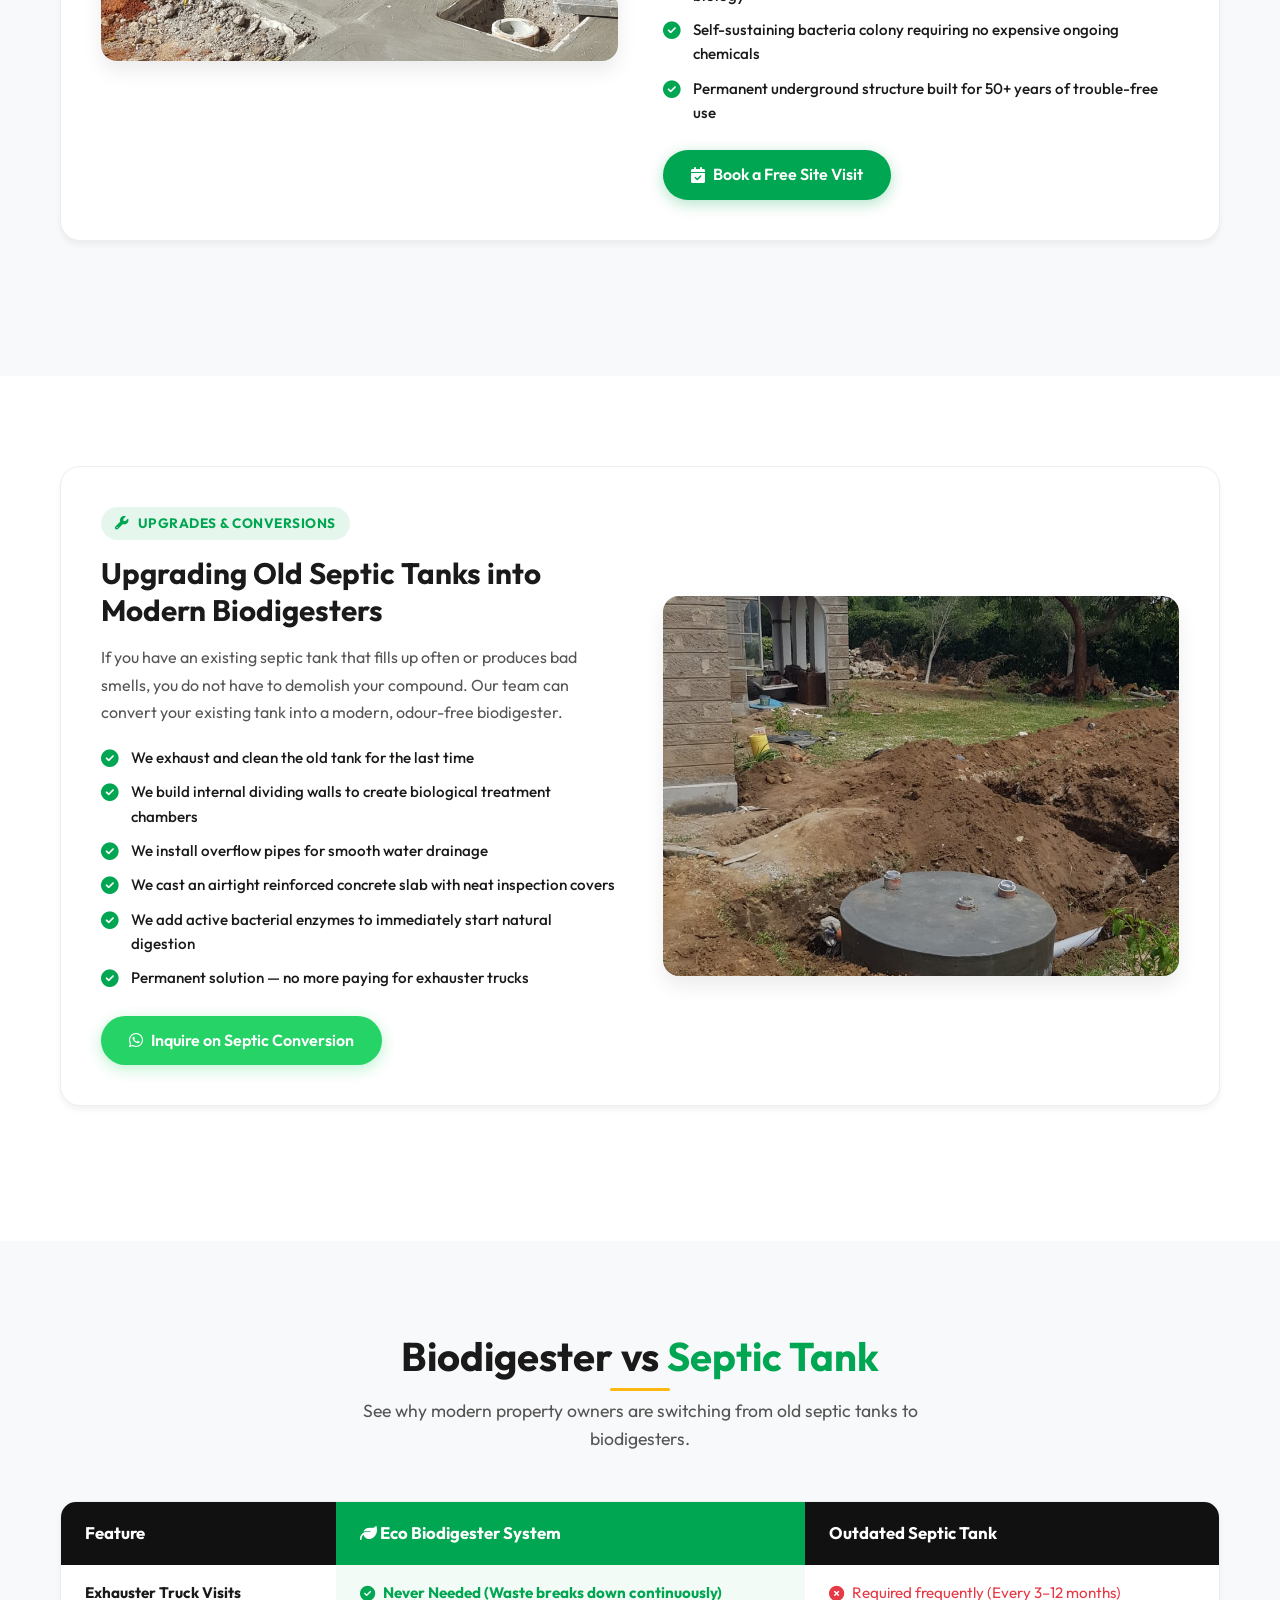
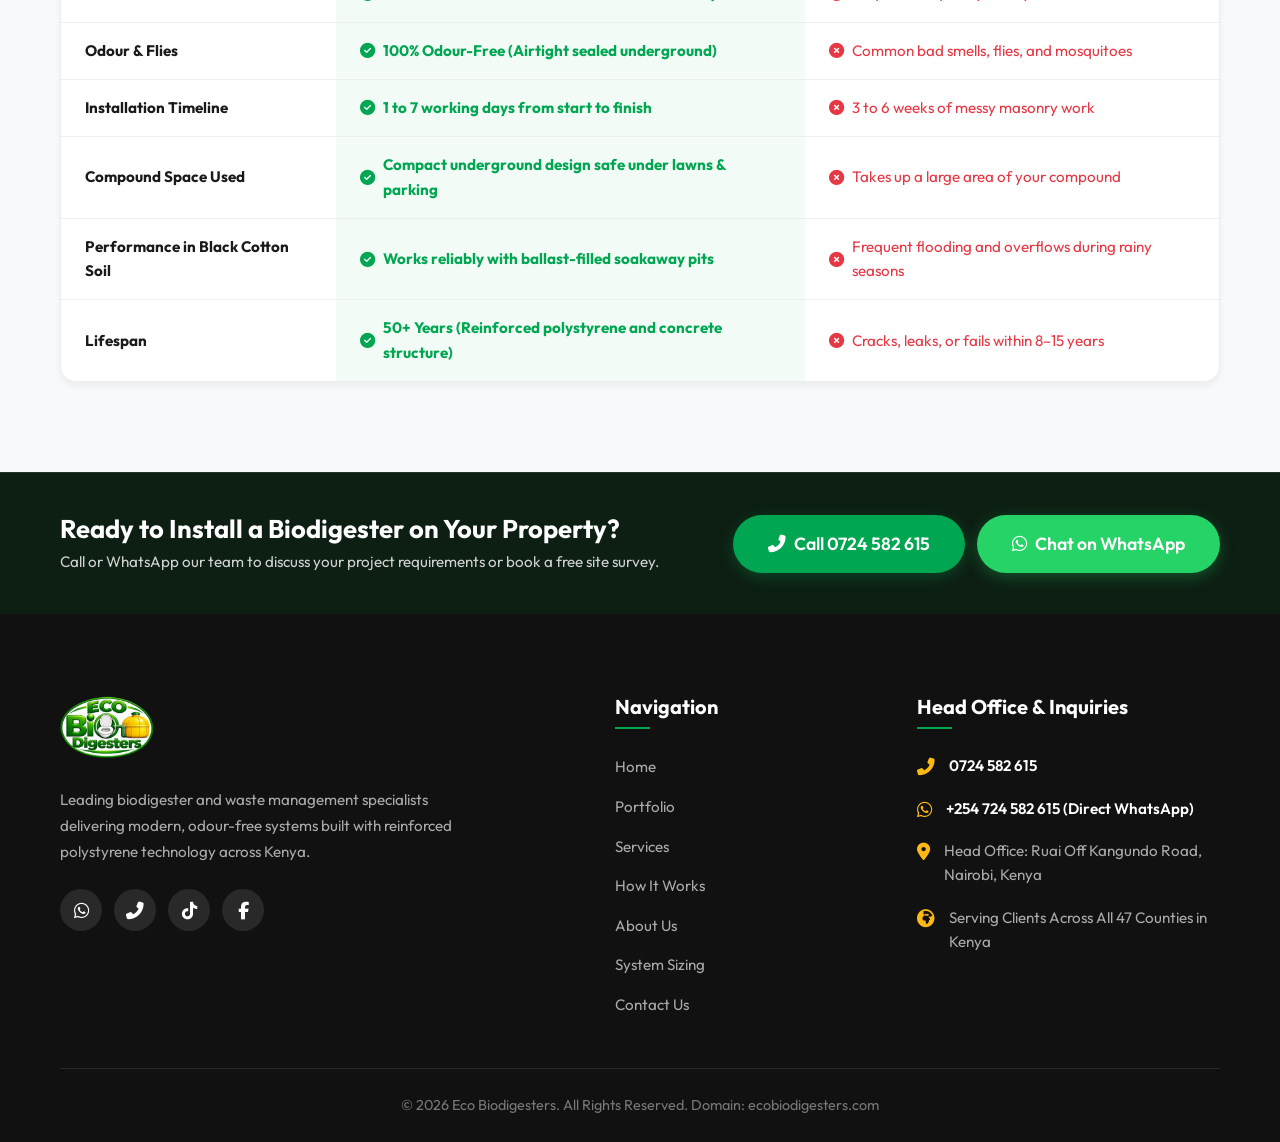
<file: how-it-works.html>
<!DOCTYPE html>
<html lang="en">
<head>
  <meta charset="UTF-8">
  <meta name="viewport" content="width=device-width, initial-scale=1.0">
  <title>How It Works | Eco Biodigesters Waste Management Kenya</title>
  <meta name="description" content="Learn how modern biodigesters treat waste naturally underground without odour or exhauster trucks. Professional installation across Kenya. Call 0724 582 615.">
  <link rel="canonical" href="https://ecobiodigesters.com/how-it-works.html">
  <link rel="icon" type="image/png" href="images/logo.png">
  <link rel="preconnect" href="https://fonts.googleapis.com">
  <link rel="preconnect" href="https://fonts.gstatic.com" crossorigin>
  <link href="https://fonts.googleapis.com/css2?family=Outfit:wght@300;400;500;600;700;800&display=swap" rel="stylesheet">
  <link rel="stylesheet" href="https://cdnjs.cloudflare.com/ajax/libs/font-awesome/6.5.1/css/all.min.css">
  <link rel="stylesheet" href="css/style.css">
</head>
<body>

  <!-- Navigation -->
  <nav class="navbar" id="navbar">
    <div class="container nav-container">
      <a href="index.html" class="logo">
        <img src="images/logo.png" alt="Eco Biodigesters" class="logo-img">
      </a>
      <button class="mobile-menu-btn" aria-label="Toggle navigation">
        <i class="fas fa-bars"></i>
      </button>
      <ul class="nav-links">
        <li><a href="index.html">Home</a></li>
        <li><a href="portfolio.html">Portfolio</a></li>
        <li><a href="services.html">Services</a></li>
        <li><a href="how-it-works.html" class="active">How It Works</a></li>
        <li><a href="about.html">About Us</a></li>
        <li><a href="pricing.html">System Sizing</a></li>
        <li><a href="contact.html" class="btn btn-primary nav-btn"><i class="fas fa-calendar-check"></i> Book Site Visit</a></li>
      </ul>
    </div>
  </nav>

  <!-- Page Header -->
  <header class="page-header">
    <div class="container">
      <div class="breadcrumbs">
        <a href="index.html">Home</a>
        <i class="fas fa-chevron-right"></i>
        <span>How It Works</span>
      </div>
      <h1>How It <span class="text-green">Works</span></h1>
      <p>
        A simple, natural 3-step biological process that breaks down waste underground. No odour. No exhauster trucks. Zero electricity.
      </p>
    </div>
  </header>

  <!-- 3-Step Process -->
  <section class="section">
    <div class="container">
      <div class="section-header text-center">
        <h2 class="section-title">The <span>3-Step</span> Process</h2>
        <p>
          Unlike traditional septic tanks that simply store raw waste until they overflow, an Eco Biodigester actively breaks down waste into clean water.
        </p>
      </div>

      <div class="process-grid">
        <div class="process-step scale-in">
          <div class="step-number">1</div>
          <div class="step-icon"><i class="fas fa-water"></i></div>
          <h4>1. Waste Enters the Tank</h4>
          <p>
            Wastewater from toilets, bathrooms, and sinks flows through heavy-duty PVC pipes directly into the first underground chamber. Solid waste settles at the bottom while water stays on top.
          </p>
        </div>

        <div class="process-step scale-in delay-1">
          <div class="step-number">2</div>
          <div class="step-icon"><i class="fas fa-bacterium"></i></div>
          <h4>2. Natural Biological Breakdown</h4>
          <p>
            Beneficial anaerobic bacteria digest and liquefy the solid organic waste inside airtight underground chambers. Over 95% of solid waste is converted into clean water and harmless trace gas.
          </p>
        </div>

        <div class="process-step scale-in delay-2">
          <div class="step-number">3</div>
          <div class="step-icon"><i class="fas fa-tint"></i></div>
          <h4>3. Clean Water Absorption</h4>
          <p>
            Treated, clean water flows through overflow pipes into a gravel-filled soakaway pit. The water absorbs naturally and safely into the ground without smell or environmental contamination.
          </p>
        </div>
      </div>
    </div>
  </section>

  <!-- Deep Dive Detail Card with Photo -->
  <section class="section bg-light">
    <div class="container">
      <div class="service-detail-card fade-in-up">
        <div class="service-detail-media">
          <img src="images/portfolio-19.jpeg" alt="Internal division wall with overflow piping connections" loading="lazy">
        </div>
        <div class="service-detail-content">
          <div class="service-badge"><i class="fas fa-shield-alt"></i> Clean & Odour-Free</div>
          <h3>Why Our Biodigesters Never Smell</h3>
          <p>
            Unpleasant odours in traditional septic tanks come from waste rotting in open air. This creates bad smells, draws flies and mosquitoes, and poses health risks to your household.
          </p>
          <p>
            In our <strong>reinforced polystyrene biodigesters</strong>, waste breaks down inside a completely sealed underground system. Any harmless vent gases escape safely through your existing building plumbing vent pipes above the roofline. With no open chambers, your compound remains 100% odour-free, clean, and safe for everyone.
          </p>
          <ul class="feature-checklist">
            <li><i class="fas fa-check-circle"></i> Airtight underground design prevents bad odours, flies, and mosquitoes</li>
            <li><i class="fas fa-check-circle"></i> Zero electric motors or pumps — works 100% by natural gravity and biology</li>
            <li><i class="fas fa-check-circle"></i> Self-sustaining bacteria colony requiring no expensive ongoing chemicals</li>
            <li><i class="fas fa-check-circle"></i> Permanent underground structure built for 50+ years of trouble-free use</li>
          </ul>
          <a href="contact.html" class="btn btn-primary"><i class="fas fa-calendar-check"></i> Book a Free Site Visit</a>
        </div>
      </div>
    </div>
  </section>

  <!-- Conventional Septic Tank Modernization Feature -->
  <section class="section">
    <div class="container">
      <div class="service-detail-card reverse fade-in-up">
        <div class="service-detail-media">
          <img src="images/portfolio-10.jpeg" alt="Deep soakaway pit built with clean drainage stones" loading="lazy">
        </div>
        <div class="service-detail-content">
          <div class="service-badge"><i class="fas fa-wrench"></i> Upgrades & Conversions</div>
          <h3>Upgrading Old Septic Tanks into Modern Biodigesters</h3>
          <p>
            If you have an existing septic tank that fills up often or produces bad smells, you do not have to demolish your compound. Our team can convert your existing tank into a modern, odour-free biodigester.
          </p>
          <ul class="feature-checklist">
            <li><i class="fas fa-check-circle"></i> We exhaust and clean the old tank for the last time</li>
            <li><i class="fas fa-check-circle"></i> We build internal dividing walls to create biological treatment chambers</li>
            <li><i class="fas fa-check-circle"></i> We install overflow pipes for smooth water drainage</li>
            <li><i class="fas fa-check-circle"></i> We cast an airtight reinforced concrete slab with neat inspection covers</li>
            <li><i class="fas fa-check-circle"></i> We add active bacterial enzymes to immediately start natural digestion</li>
            <li><i class="fas fa-check-circle"></i> Permanent solution — no more paying for exhauster trucks</li>
          </ul>
          <a href="https://wa.me/254724582615?text=Hello%20Eco%20Biodigesters,%20I%20have%20an%20old%20septic%20tank%20I%20want%20converted." target="_blank" class="btn btn-whatsapp">
            <i class="fab fa-whatsapp"></i> Inquire on Septic Conversion
          </a>
        </div>
      </div>
    </div>
  </section>

  <!-- Technical Comparison Matrix -->
  <section class="section bg-light">
    <div class="container">
      <div class="section-header text-center">
        <h2 class="section-title">Biodigester vs <span>Septic Tank</span></h2>
        <p>See why modern property owners are switching from old septic tanks to biodigesters.</p>
      </div>

      <div class="table-responsive">
        <table class="comparison-table">
          <thead>
            <tr>
              <th>Feature</th>
              <th class="highlight-col"><i class="fas fa-leaf"></i> Eco Biodigester System</th>
              <th>Outdated Septic Tank</th>
            </tr>
          </thead>
          <tbody>
            <tr>
              <td><strong>Exhauster Truck Visits</strong></td>
              <td class="highlight-col"><span class="table-check"><i class="fas fa-check-circle"></i> Never Needed (Waste breaks down continuously)</span></td>
              <td><span class="table-cross"><i class="fas fa-times-circle"></i> Required frequently (Every 3–12 months)</span></td>
            </tr>
            <tr>
              <td><strong>Odour & Flies</strong></td>
              <td class="highlight-col"><span class="table-check"><i class="fas fa-check-circle"></i> 100% Odour-Free (Airtight sealed underground)</span></td>
              <td><span class="table-cross"><i class="fas fa-times-circle"></i> Common bad smells, flies, and mosquitoes</span></td>
            </tr>
            <tr>
              <td><strong>Installation Timeline</strong></td>
              <td class="highlight-col"><span class="table-check"><i class="fas fa-check-circle"></i> 1 to 7 working days from start to finish</span></td>
              <td><span class="table-cross"><i class="fas fa-times-circle"></i> 3 to 6 weeks of messy masonry work</span></td>
            </tr>
            <tr>
              <td><strong>Compound Space Used</strong></td>
              <td class="highlight-col"><span class="table-check"><i class="fas fa-check-circle"></i> Compact underground design safe under lawns & parking</span></td>
              <td><span class="table-cross"><i class="fas fa-times-circle"></i> Takes up a large area of your compound</span></td>
            </tr>
            <tr>
              <td><strong>Performance in Black Cotton Soil</strong></td>
              <td class="highlight-col"><span class="table-check"><i class="fas fa-check-circle"></i> Works reliably with ballast-filled soakaway pits</span></td>
              <td><span class="table-cross"><i class="fas fa-times-circle"></i> Frequent flooding and overflows during rainy seasons</span></td>
            </tr>
            <tr>
              <td><strong>Lifespan</strong></td>
              <td class="highlight-col"><span class="table-check"><i class="fas fa-check-circle"></i> 50+ Years (Reinforced polystyrene and concrete structure)</span></td>
              <td><span class="table-cross"><i class="fas fa-times-circle"></i> Cracks, leaks, or fails within 8–15 years</span></td>
            </tr>
          </tbody>
        </table>
      </div>
    </div>
  </section>

  <!-- Quick Mini CTA Bar -->
  <section class="mini-cta-bar">
    <div class="container">
      <div class="mini-cta-content">
        <div>
          <h3>Ready to Install a Biodigester on Your Property?</h3>
          <p>Call or WhatsApp our team to discuss your project requirements or book a free site survey.</p>
        </div>
        <div style="display:flex; gap:12px; flex-wrap:wrap;">
          <a href="tel:0724582615" class="btn btn-primary btn-lg"><i class="fas fa-phone-alt"></i> Call 0724 582 615</a>
          <a href="https://wa.me/254724582615?text=Hello%20Eco%20Biodigesters,%20I%20would%20like%20to%20know%20more%20about%20how%20biodigesters%20work." target="_blank" class="btn btn-whatsapp btn-lg">
            <i class="fab fa-whatsapp"></i> Chat on WhatsApp
          </a>
        </div>
      </div>
    </div>
  </section>

  <!-- Corporate Footer -->
  <footer id="footer" class="footer">
    <div class="container">
      <div class="footer-grid">
        <div class="footer-brand">
          <a href="index.html" class="logo footer-logo">
            <img src="images/logo.png" alt="Eco Biodigesters" class="footer-logo-img">
          </a>
          <p class="footer-desc">
            Leading biodigester and waste management specialists delivering modern, odour-free systems built with reinforced polystyrene technology across Kenya.
          </p>
          <div class="social-links">
            <a href="https://wa.me/254724582615" target="_blank" rel="noopener noreferrer" title="WhatsApp Business"><i class="fab fa-whatsapp"></i></a>
            <a href="tel:0724582615" title="Telephone Line"><i class="fas fa-phone-alt"></i></a>
            <a href="https://www.tiktok.com/@ecobiodigesters" target="_blank" rel="noopener noreferrer" title="Official TikTok"><i class="fab fa-tiktok"></i></a>
            <a href="https://www.facebook.com/" target="_blank" rel="noopener noreferrer" title="Official Facebook"><i class="fab fa-facebook-f"></i></a>
          </div>
        </div>

        <div class="footer-links">
          <h3>Navigation</h3>
          <ul>
            <li><a href="index.html">Home</a></li>
            <li><a href="portfolio.html">Portfolio</a></li>
            <li><a href="services.html">Services</a></li>
            <li><a href="how-it-works.html">How It Works</a></li>
            <li><a href="about.html">About Us</a></li>
            <li><a href="pricing.html">System Sizing</a></li>
            <li><a href="contact.html">Contact Us</a></li>
          </ul>
        </div>

        <div class="footer-contact">
          <h3>Head Office & Inquiries</h3>
          <ul>
            <li>
              <i class="fas fa-phone-alt"></i>
              <span><a href="tel:0724582615">0724 582 615</a></span>
            </li>
            <li>
              <i class="fab fa-whatsapp"></i>
              <span><a href="https://wa.me/254724582615" target="_blank">+254 724 582 615 (Direct WhatsApp)</a></span>
            </li>
            <li>
              <i class="fas fa-map-marker-alt"></i>
              <span>Head Office: Ruai Off Kangundo Road, Nairobi, Kenya</span>
            </li>
            <li>
              <i class="fas fa-globe-africa"></i>
              <span>Serving Clients Across All 47 Counties in Kenya</span>
            </li>
          </ul>
        </div>
      </div>

      <div class="footer-bottom">
        <p>&copy; <span id="year"></span> Eco Biodigesters. All Rights Reserved. Domain: ecobiodigesters.com</p>
      </div>
    </div>
  </footer>

  <!-- Floating WhatsApp Action -->
  <a href="https://wa.me/254724582615" class="whatsapp-float" target="_blank" rel="noopener noreferrer" aria-label="Chat on WhatsApp">
    <i class="fab fa-whatsapp"></i>
  </a>

  <script src="js/main.js"></script>
</body>
</html>
</file>
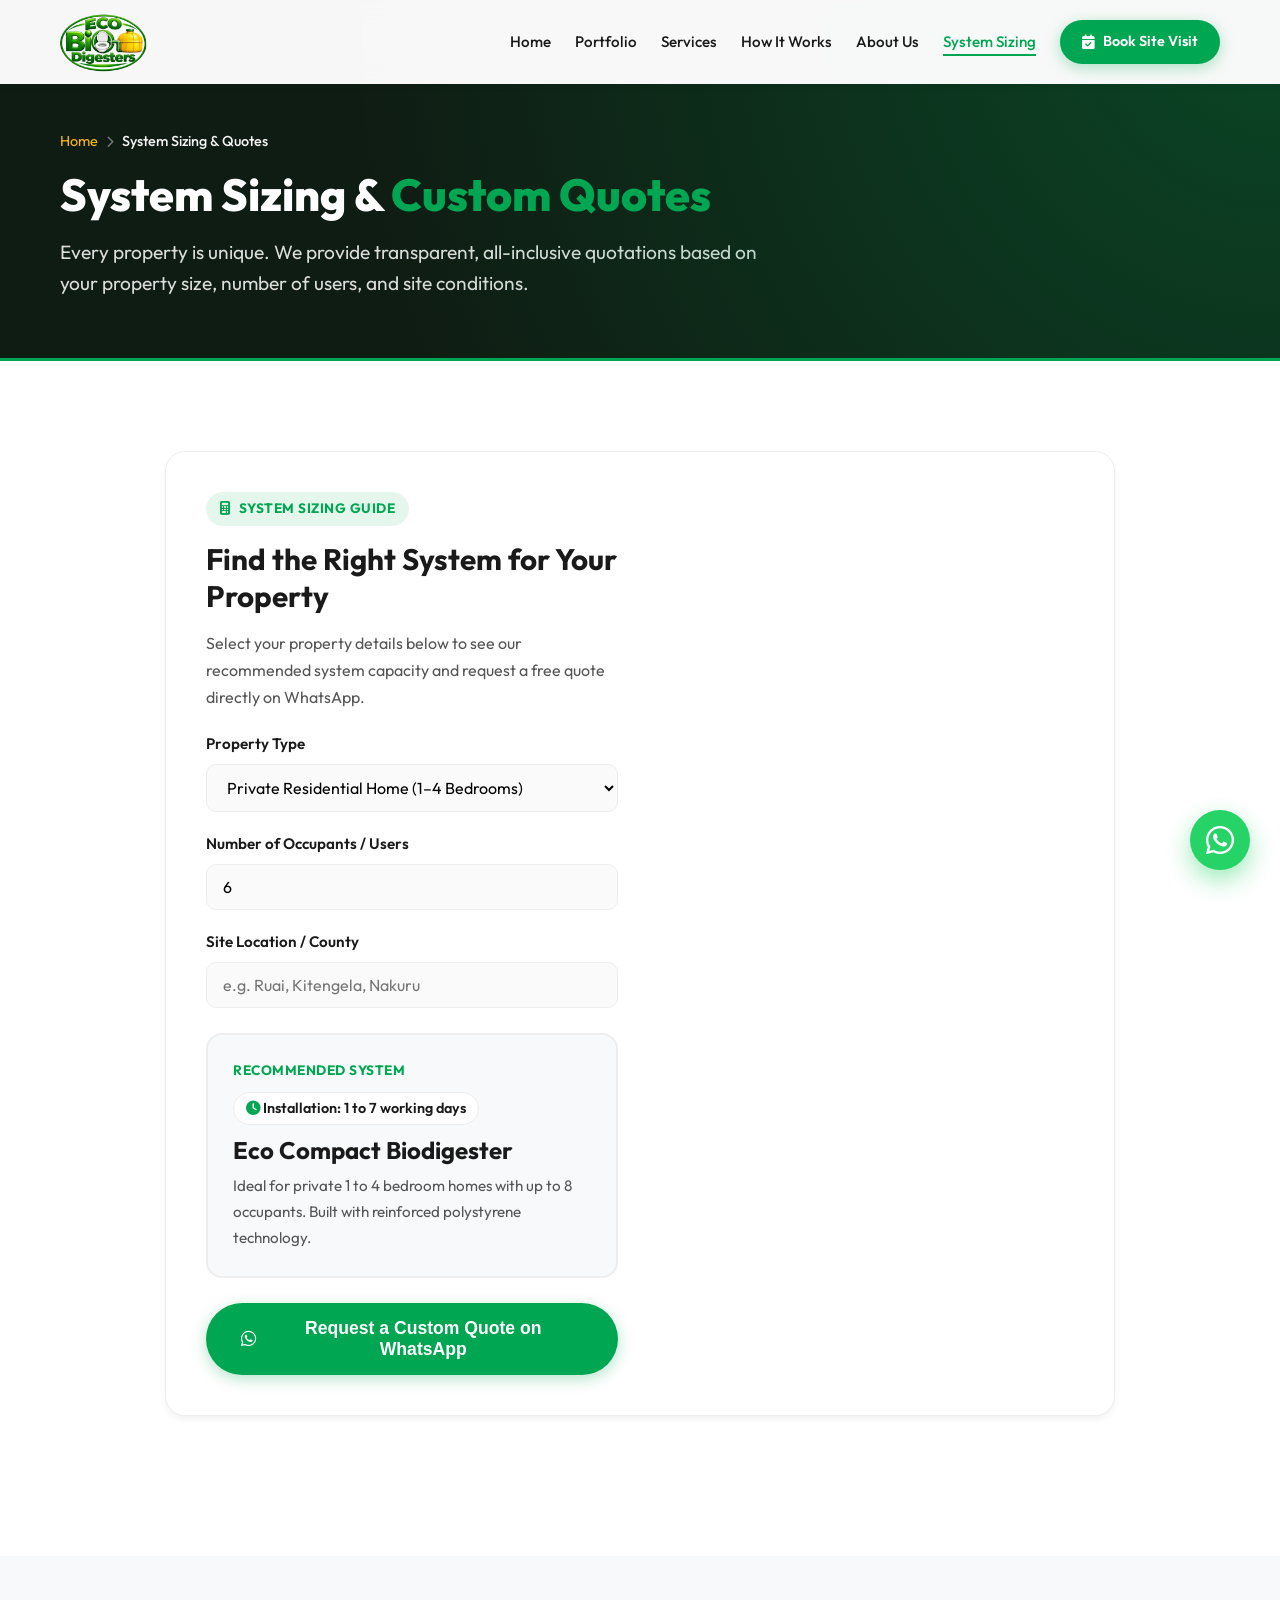
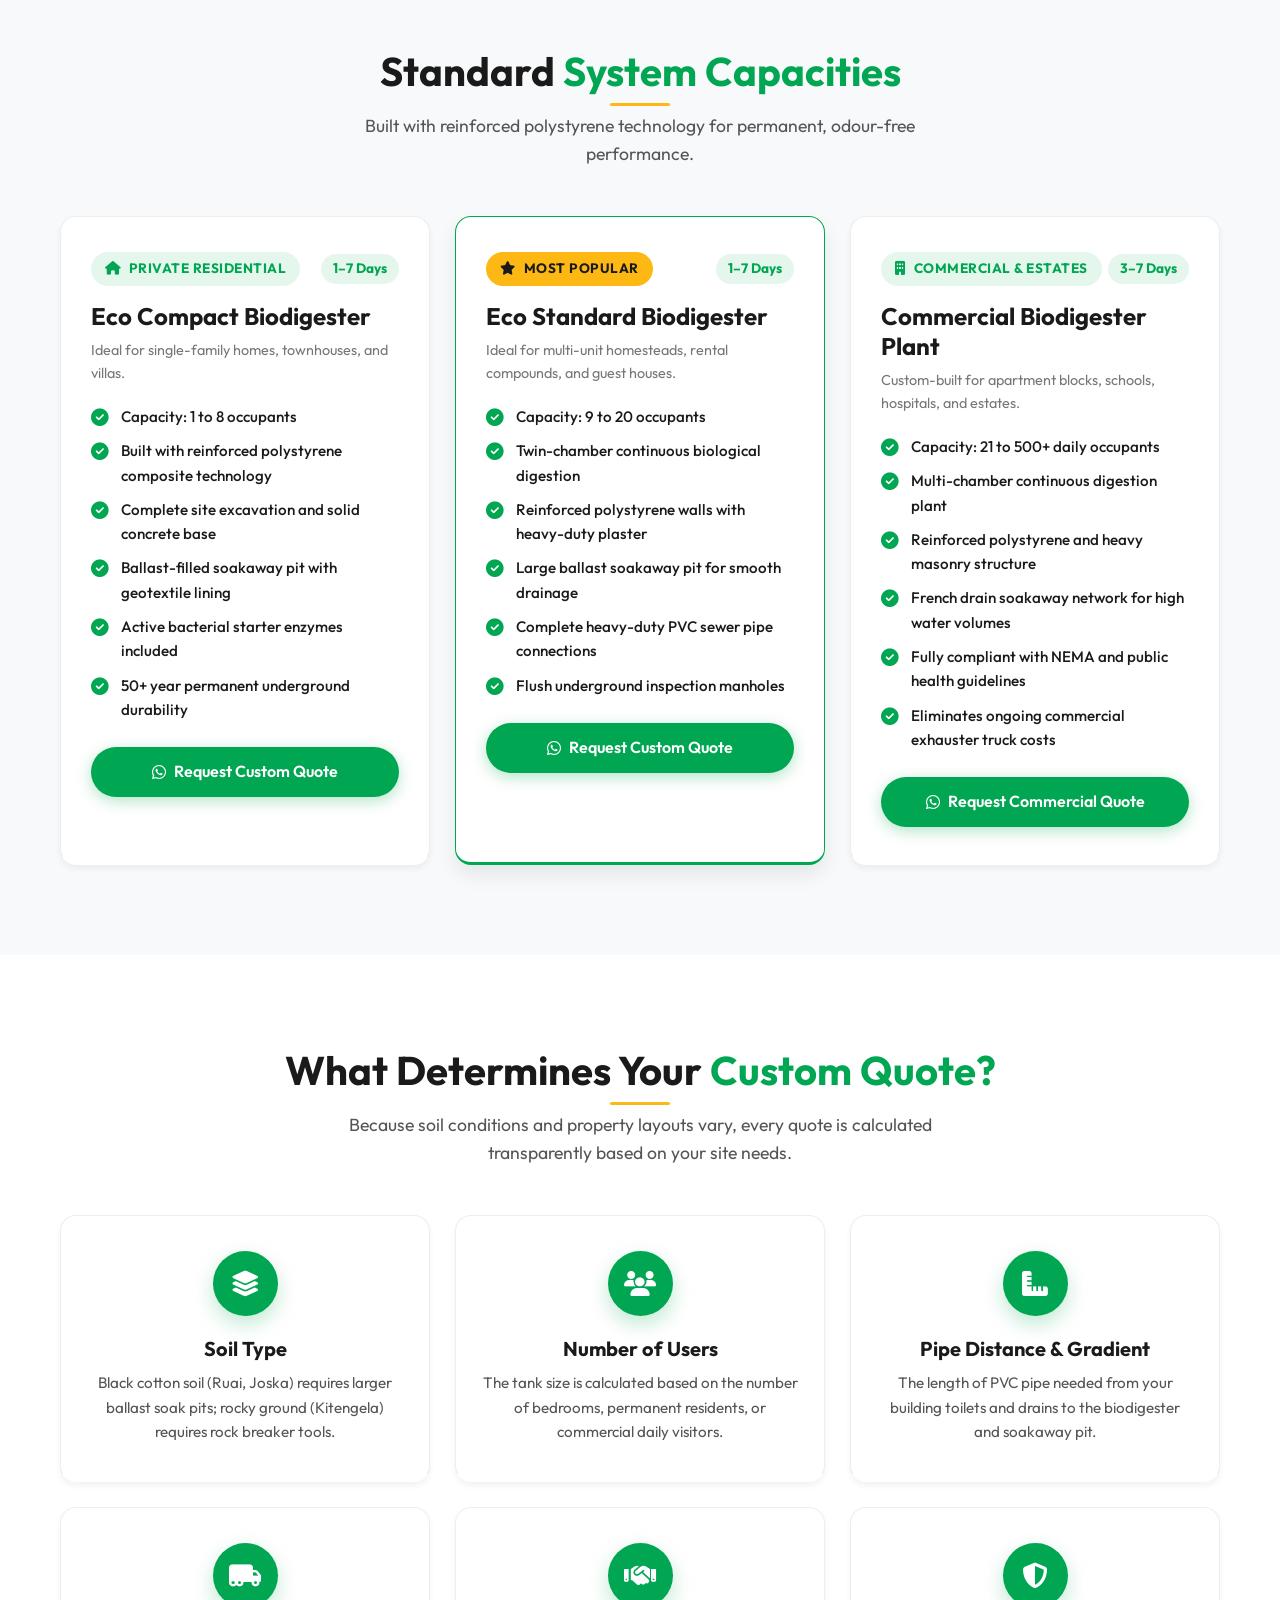
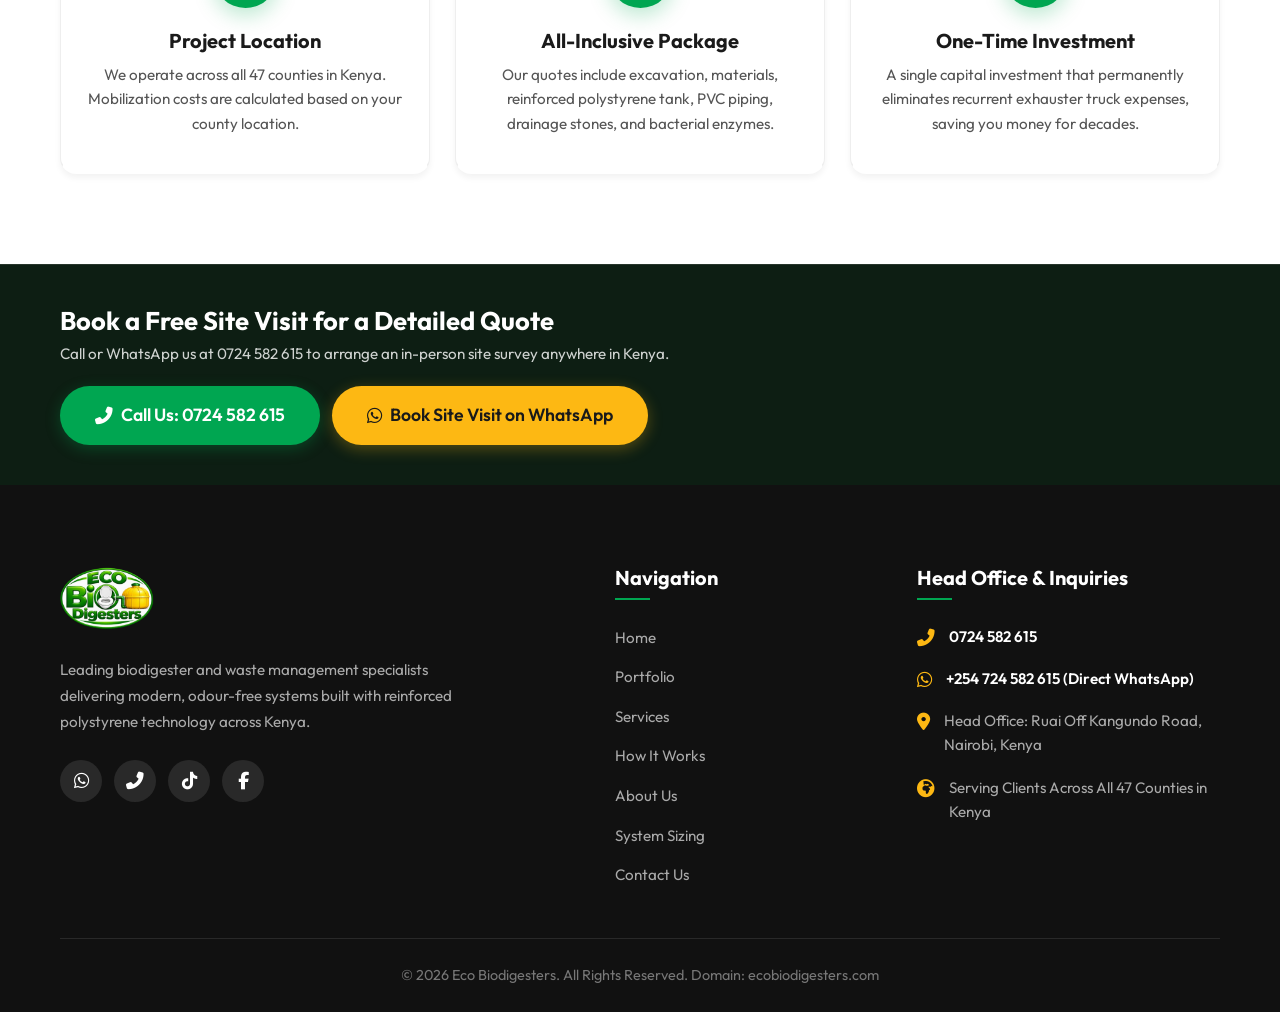
<file: pricing.html>
<!DOCTYPE html>
<html lang="en">
<head>
  <meta charset="UTF-8">
  <meta name="viewport" content="width=device-width, initial-scale=1.0">
  <title>System Sizing & Custom Quotes | Eco Biodigesters Kenya</title>
  <meta name="description" content="Find the right biodigester size for your home, apartment, or commercial building in Kenya. Get an all-inclusive custom quote with a free site visit. Call 0724 582 615.">
  <link rel="canonical" href="https://ecobiodigesters.com/pricing.html">
  <link rel="icon" type="image/png" href="images/logo.png">
  <link rel="preconnect" href="https://fonts.googleapis.com">
  <link rel="preconnect" href="https://fonts.gstatic.com" crossorigin>
  <link href="https://fonts.googleapis.com/css2?family=Outfit:wght@300;400;500;600;700;800&display=swap" rel="stylesheet">
  <link rel="stylesheet" href="https://cdnjs.cloudflare.com/ajax/libs/font-awesome/6.5.1/css/all.min.css">
  <link rel="stylesheet" href="css/style.css">
</head>
<body>

  <!-- Navigation -->
  <nav class="navbar" id="navbar">
    <div class="container nav-container">
      <a href="index.html" class="logo">
        <img src="images/logo.png" alt="Eco Biodigesters" class="logo-img">
      </a>
      <button class="mobile-menu-btn" aria-label="Toggle navigation">
        <i class="fas fa-bars"></i>
      </button>
      <ul class="nav-links">
        <li><a href="index.html">Home</a></li>
        <li><a href="portfolio.html">Portfolio</a></li>
        <li><a href="services.html">Services</a></li>
        <li><a href="how-it-works.html">How It Works</a></li>
        <li><a href="about.html">About Us</a></li>
        <li><a href="pricing.html" class="active">System Sizing</a></li>
        <li><a href="contact.html" class="btn btn-primary nav-btn"><i class="fas fa-calendar-check"></i> Book Site Visit</a></li>
      </ul>
    </div>
  </nav>

  <!-- Page Header -->
  <header class="page-header">
    <div class="container">
      <div class="breadcrumbs">
        <a href="index.html">Home</a>
        <i class="fas fa-chevron-right"></i>
        <span>System Sizing & Quotes</span>
      </div>
      <h1>System Sizing & <span class="text-green">Custom Quotes</span></h1>
      <p>
        Every property is unique. We provide transparent, all-inclusive quotations based on your property size, number of users, and site conditions.
      </p>
    </div>
  </header>

  <!-- Interactive System Sizing Helper -->
  <section class="section">
    <div class="container">
      <div class="service-detail-card fade-in-up" style="max-width: 950px; margin: 0 auto 50px;">
        <div class="service-detail-content" style="width: 100%;">
          <div class="service-badge"><i class="fas fa-calculator"></i> System Sizing Guide</div>
          <h3>Find the Right System for Your Property</h3>
          <p>
            Select your property details below to see our recommended system capacity and request a free quote directly on WhatsApp.
          </p>

          <form id="sizing-calc-form" style="margin-top: 20px;">
            <div style="display: grid; grid-template-columns: repeat(auto-fit, minmax(240px, 1fr)); gap: 20px; margin-bottom: 25px;">
              <div class="form-group" style="margin-bottom: 0;">
                <label for="calc-type">Property Type</label>
                <select id="calc-type" class="form-control">
                  <option value="residential">Private Residential Home (1–4 Bedrooms)</option>
                  <option value="large_home">Multi-Unit Rental / Apartments (9–20 People)</option>
                  <option value="commercial">Large Apartment Complex / Commercial (21+ People)</option>
                  <option value="institution">School / Hospital / Hotel</option>
                  <option value="septic_fix">Septic Tank Conversion</option>
                </select>
              </div>

              <div class="form-group" style="margin-bottom: 0;">
                <label for="calc-users">Number of Occupants / Users</label>
                <input type="number" id="calc-users" min="1" max="500" value="6" placeholder="e.g. 6">
              </div>

              <div class="form-group" style="margin-bottom: 0;">
                <label for="calc-location">Site Location / County</label>
                <input type="text" id="calc-location" placeholder="e.g. Ruai, Kitengela, Nakuru">
              </div>
            </div>

            <div style="background: var(--bg-light); border: 2px solid var(--border-color); border-radius: 16px; padding: 25px; margin-bottom: 25px;">
              <div style="display: flex; justify-content: space-between; align-items: center; flex-wrap: wrap; gap: 10px; margin-bottom: 10px;">
                <span style="font-size: 0.85rem; font-weight: 700; text-transform: uppercase; color: var(--primary-color); letter-spacing: 0.5px;">Recommended System</span>
                <span style="font-size: 0.9rem; font-weight: 600; color: var(--text-dark); background: white; padding: 4px 12px; border-radius: 20px; border: 1px solid var(--border-color);">
                  <i class="fas fa-clock" style="color: var(--primary-color);"></i> Installation: <span id="calc-rec-duration">1 to 7 working days</span>
                </span>
              </div>
              <h4 id="calc-rec-title" style="font-size: 1.5rem; color: var(--text-dark); margin-bottom: 8px;">Eco Compact Biodigester</h4>
              <p id="calc-rec-desc" style="color: var(--text-light); font-size: 0.95rem; margin-bottom: 0;">
                Ideal for private 1 to 4 bedroom homes with up to 8 occupants. Built with reinforced polystyrene technology.
              </p>
            </div>

            <button type="button" id="calc-submit" class="btn btn-primary btn-lg w-100">
              <i class="fab fa-whatsapp"></i> Request a Custom Quote on WhatsApp
            </button>
          </form>
        </div>
      </div>
    </div>
  </section>

  <!-- Standard System Capacities Overview -->
  <section class="section bg-light">
    <div class="container">
      <div class="section-header text-center">
        <h2 class="section-title">Standard <span>System Capacities</span></h2>
        <p>Built with reinforced polystyrene technology for permanent, odour-free performance.</p>
      </div>

      <div class="services-grid" style="grid-template-columns: repeat(auto-fit, minmax(300px, 1fr));">
        
        <!-- Capacity 1: Compact -->
        <div class="why-card scale-in" style="text-align: left; padding: 35px 30px;">
          <div style="display: flex; justify-content: space-between; align-items: center; margin-bottom: 15px;">
            <span class="service-badge" style="margin-bottom: 0;"><i class="fas fa-home"></i> Private Residential</span>
            <span style="font-size: 0.85rem; font-weight: 700; color: var(--primary-color); background: rgba(0,166,81,0.1); padding: 4px 12px; border-radius: 20px;">1–7 Days</span>
          </div>
          <h3 style="font-size: 1.5rem; color: var(--text-dark); margin-bottom: 8px;">Eco Compact Biodigester</h3>
          <p style="color: var(--text-muted); font-size: 0.9rem; margin-bottom: 20px;">Ideal for single-family homes, townhouses, and villas.</p>
          <ul class="feature-checklist">
            <li><i class="fas fa-check-circle"></i> Capacity: 1 to 8 occupants</li>
            <li><i class="fas fa-check-circle"></i> Built with reinforced polystyrene composite technology</li>
            <li><i class="fas fa-check-circle"></i> Complete site excavation and solid concrete base</li>
            <li><i class="fas fa-check-circle"></i> Ballast-filled soakaway pit with geotextile lining</li>
            <li><i class="fas fa-check-circle"></i> Active bacterial starter enzymes included</li>
            <li><i class="fas fa-check-circle"></i> 50+ year permanent underground durability</li>
          </ul>
          <a href="https://wa.me/254724582615?text=Hello%20Eco%20Biodigesters,%20I%20would%20like%20to%20request%20a%20custom%20quote%20for%20the%20Eco%20Compact%20(1-8%20occupants)." target="_blank" class="btn btn-primary w-100">
            <i class="fab fa-whatsapp"></i> Request Custom Quote
          </a>
        </div>

        <!-- Capacity 2: Standard -->
        <div class="why-card scale-in delay-1" style="text-align: left; padding: 35px 30px; border-color: var(--primary-color); box-shadow: var(--shadow-md);">
          <div style="display: flex; justify-content: space-between; align-items: center; margin-bottom: 15px;">
            <span class="service-badge" style="margin-bottom: 0; background: var(--secondary-color); color: var(--text-dark);"><i class="fas fa-star"></i> Most Popular</span>
            <span style="font-size: 0.85rem; font-weight: 700; color: var(--primary-color); background: rgba(0,166,81,0.1); padding: 4px 12px; border-radius: 20px;">1–7 Days</span>
          </div>
          <h3 style="font-size: 1.5rem; color: var(--text-dark); margin-bottom: 8px;">Eco Standard Biodigester</h3>
          <p style="color: var(--text-muted); font-size: 0.9rem; margin-bottom: 20px;">Ideal for multi-unit homesteads, rental compounds, and guest houses.</p>
          <ul class="feature-checklist">
            <li><i class="fas fa-check-circle"></i> Capacity: 9 to 20 occupants</li>
            <li><i class="fas fa-check-circle"></i> Twin-chamber continuous biological digestion</li>
            <li><i class="fas fa-check-circle"></i> Reinforced polystyrene walls with heavy-duty plaster</li>
            <li><i class="fas fa-check-circle"></i> Large ballast soakaway pit for smooth drainage</li>
            <li><i class="fas fa-check-circle"></i> Complete heavy-duty PVC sewer pipe connections</li>
            <li><i class="fas fa-check-circle"></i> Flush underground inspection manholes</li>
          </ul>
          <a href="https://wa.me/254724582615?text=Hello%20Eco%20Biodigesters,%20I%20would%20like%20to%20request%20a%20custom%20quote%20for%20the%20Eco%20Standard%20(9-20%20occupants)." target="_blank" class="btn btn-primary w-100">
            <i class="fab fa-whatsapp"></i> Request Custom Quote
          </a>
        </div>

        <!-- Capacity 3: Commercial -->
        <div class="why-card scale-in delay-2" style="text-align: left; padding: 35px 30px;">
          <div style="display: flex; justify-content: space-between; align-items: center; margin-bottom: 15px;">
            <span class="service-badge" style="margin-bottom: 0;"><i class="fas fa-building"></i> Commercial & Estates</span>
            <span style="font-size: 0.85rem; font-weight: 700; color: var(--primary-color); background: rgba(0,166,81,0.1); padding: 4px 12px; border-radius: 20px;">3–7 Days</span>
          </div>
          <h3 style="font-size: 1.5rem; color: var(--text-dark); margin-bottom: 8px;">Commercial Biodigester Plant</h3>
          <p style="color: var(--text-muted); font-size: 0.9rem; margin-bottom: 20px;">Custom-built for apartment blocks, schools, hospitals, and estates.</p>
          <ul class="feature-checklist">
            <li><i class="fas fa-check-circle"></i> Capacity: 21 to 500+ daily occupants</li>
            <li><i class="fas fa-check-circle"></i> Multi-chamber continuous digestion plant</li>
            <li><i class="fas fa-check-circle"></i> Reinforced polystyrene and heavy masonry structure</li>
            <li><i class="fas fa-check-circle"></i> French drain soakaway network for high water volumes</li>
            <li><i class="fas fa-check-circle"></i> Fully compliant with NEMA and public health guidelines</li>
            <li><i class="fas fa-check-circle"></i> Eliminates ongoing commercial exhauster truck costs</li>
          </ul>
          <a href="https://wa.me/254724582615?text=Hello%20Eco%20Biodigesters,%20I%20would%20like%20to%20request%20a%20quote%20for%20a%20Commercial/Apartment%20system." target="_blank" class="btn btn-primary w-100">
            <i class="fab fa-whatsapp"></i> Request Commercial Quote
          </a>
        </div>

      </div>
    </div>
  </section>

  <!-- Technical Parameters Influencing Site Quotations -->
  <section class="section">
    <div class="container">
      <div class="section-header text-center">
        <h2 class="section-title">What Determines Your <span>Custom Quote?</span></h2>
        <p>Because soil conditions and property layouts vary, every quote is calculated transparently based on your site needs.</p>
      </div>

      <div class="why-us-grid">
        <div class="why-card scale-in">
          <div class="why-icon"><i class="fas fa-layer-group"></i></div>
          <h3>Soil Type</h3>
          <p>Black cotton soil (Ruai, Joska) requires larger ballast soak pits; rocky ground (Kitengela) requires rock breaker tools.</p>
        </div>

        <div class="why-card scale-in delay-1">
          <div class="why-icon"><i class="fas fa-users"></i></div>
          <h3>Number of Users</h3>
          <p>The tank size is calculated based on the number of bedrooms, permanent residents, or commercial daily visitors.</p>
        </div>

        <div class="why-card scale-in delay-2">
          <div class="why-icon"><i class="fas fa-ruler-combined"></i></div>
          <h3>Pipe Distance & Gradient</h3>
          <p>The length of PVC pipe needed from your building toilets and drains to the biodigester and soakaway pit.</p>
        </div>

        <div class="why-card scale-in delay-3">
          <div class="why-icon"><i class="fas fa-truck-moving"></i></div>
          <h3>Project Location</h3>
          <p>We operate across all 47 counties in Kenya. Mobilization costs are calculated based on your county location.</p>
        </div>

        <div class="why-card scale-in delay-4">
          <div class="why-icon"><i class="fas fa-handshake"></i></div>
          <h3>All-Inclusive Package</h3>
          <p>Our quotes include excavation, materials, reinforced polystyrene tank, PVC piping, drainage stones, and bacterial enzymes.</p>
        </div>

        <div class="why-card scale-in">
          <div class="why-icon"><i class="fas fa-shield-alt"></i></div>
          <h3>One-Time Investment</h3>
          <p>A single capital investment that permanently eliminates recurrent exhauster truck expenses, saving you money for decades.</p>
        </div>
      </div>
    </div>
  </section>

  <!-- Quick Mini CTA Bar -->
  <section class="mini-cta-bar">
    <div class="container">
      <div class="mini-cta-content">
        <div>
          <h3>Book a Free Site Visit for a Detailed Quote</h3>
          <p>Call or WhatsApp us at 0724 582 615 to arrange an in-person site survey anywhere in Kenya.</p>
        </div>
        <div style="display:flex; gap:12px; flex-wrap:wrap;">
          <a href="tel:0724582615" class="btn btn-primary btn-lg"><i class="fas fa-phone-alt"></i> Call Us: 0724 582 615</a>
          <a href="https://wa.me/254724582615?text=Hello%20Eco%20Biodigesters,%20I%20would%20like%20to%20book%20a%20free%20site%20visit%20for%20a%20project%20quote." target="_blank" class="btn btn-secondary btn-lg">
            <i class="fab fa-whatsapp"></i> Book Site Visit on WhatsApp
          </a>
        </div>
      </div>
    </div>
  </section>

  <!-- Corporate Footer -->
  <footer id="footer" class="footer">
    <div class="container">
      <div class="footer-grid">
        <div class="footer-brand">
          <a href="index.html" class="logo footer-logo">
            <img src="images/logo.png" alt="Eco Biodigesters" class="footer-logo-img">
          </a>
          <p class="footer-desc">
            Leading biodigester and waste management specialists delivering modern, odour-free systems built with reinforced polystyrene technology across Kenya.
          </p>
          <div class="social-links">
            <a href="https://wa.me/254724582615" target="_blank" rel="noopener noreferrer" title="WhatsApp Business"><i class="fab fa-whatsapp"></i></a>
            <a href="tel:0724582615" title="Telephone Line"><i class="fas fa-phone-alt"></i></a>
            <a href="https://www.tiktok.com/@ecobiodigesters" target="_blank" rel="noopener noreferrer" title="Official TikTok"><i class="fab fa-tiktok"></i></a>
            <a href="https://www.facebook.com/" target="_blank" rel="noopener noreferrer" title="Official Facebook"><i class="fab fa-facebook-f"></i></a>
          </div>
        </div>

        <div class="footer-links">
          <h3>Navigation</h3>
          <ul>
            <li><a href="index.html">Home</a></li>
            <li><a href="portfolio.html">Portfolio</a></li>
            <li><a href="services.html">Services</a></li>
            <li><a href="how-it-works.html">How It Works</a></li>
            <li><a href="about.html">About Us</a></li>
            <li><a href="pricing.html">System Sizing</a></li>
            <li><a href="contact.html">Contact Us</a></li>
          </ul>
        </div>

        <div class="footer-contact">
          <h3>Head Office & Inquiries</h3>
          <ul>
            <li>
              <i class="fas fa-phone-alt"></i>
              <span><a href="tel:0724582615">0724 582 615</a></span>
            </li>
            <li>
              <i class="fab fa-whatsapp"></i>
              <span><a href="https://wa.me/254724582615" target="_blank">+254 724 582 615 (Direct WhatsApp)</a></span>
            </li>
            <li>
              <i class="fas fa-map-marker-alt"></i>
              <span>Head Office: Ruai Off Kangundo Road, Nairobi, Kenya</span>
            </li>
            <li>
              <i class="fas fa-globe-africa"></i>
              <span>Serving Clients Across All 47 Counties in Kenya</span>
            </li>
          </ul>
        </div>
      </div>

      <div class="footer-bottom">
        <p>&copy; <span id="year"></span> Eco Biodigesters. All Rights Reserved. Domain: ecobiodigesters.com</p>
      </div>
    </div>
  </footer>

  <!-- Floating WhatsApp Action -->
  <a href="https://wa.me/254724582615" class="whatsapp-float" target="_blank" rel="noopener noreferrer" aria-label="Chat on WhatsApp">
    <i class="fab fa-whatsapp"></i>
  </a>

  <script src="js/main.js"></script>
</body>
</html>
</file>
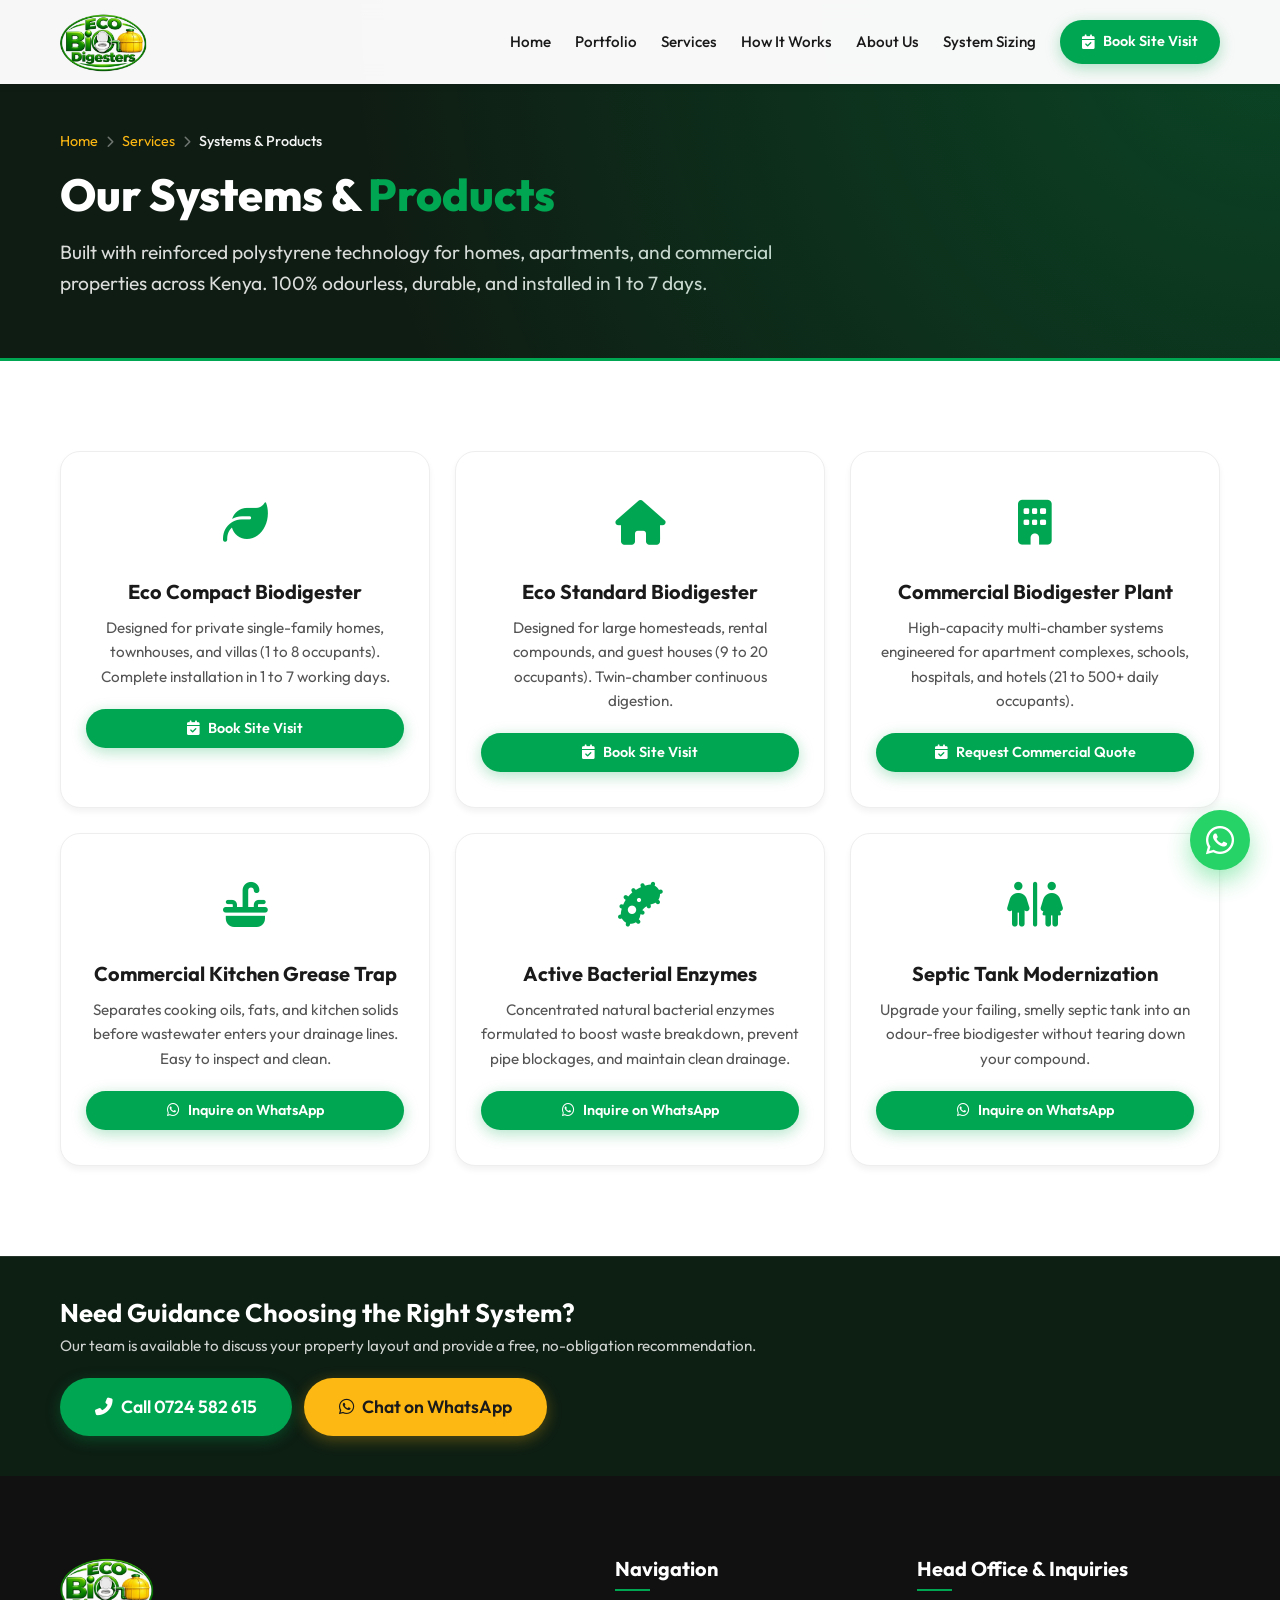
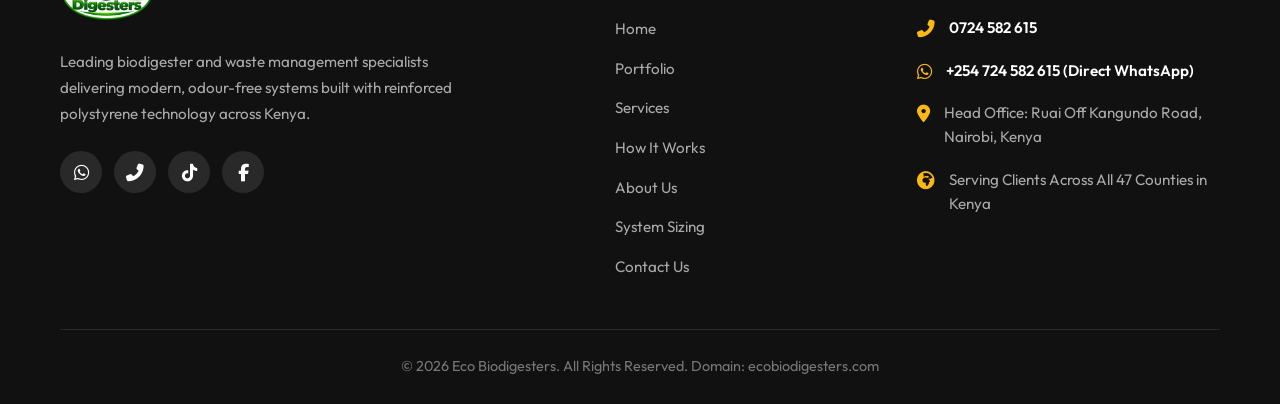
<file: products.html>
<!DOCTYPE html>
<html lang="en">
<head>
  <meta charset="UTF-8">
  <meta name="viewport" content="width=device-width, initial-scale=1.0">
  <title>Our Systems & Products | Eco Biodigesters Waste Management Kenya</title>
  <meta name="description" content="Explore our range of biodigesters, commercial grease traps, septic tank conversions, and bacterial enzymes. Head office in Ruai, Nairobi. Call 0724 582 615.">
  <link rel="canonical" href="https://ecobiodigesters.com/products.html">
  <link rel="icon" type="image/png" href="images/logo.png">
  <link rel="preconnect" href="https://fonts.googleapis.com">
  <link rel="preconnect" href="https://fonts.gstatic.com" crossorigin>
  <link href="https://fonts.googleapis.com/css2?family=Outfit:wght@300;400;500;600;700;800&display=swap" rel="stylesheet">
  <link rel="stylesheet" href="https://cdnjs.cloudflare.com/ajax/libs/font-awesome/6.5.1/css/all.min.css">
  <link rel="stylesheet" href="css/style.css">
</head>
<body>

  <!-- Navigation -->
  <nav class="navbar" id="navbar">
    <div class="container nav-container">
      <a href="index.html" class="logo">
        <img src="images/logo.png" alt="Eco Biodigesters" class="logo-img">
      </a>
      <button class="mobile-menu-btn" aria-label="Toggle navigation">
        <i class="fas fa-bars"></i>
      </button>
      <ul class="nav-links">
        <li><a href="index.html">Home</a></li>
        <li><a href="portfolio.html">Portfolio</a></li>
        <li><a href="services.html">Services</a></li>
        <li><a href="how-it-works.html">How It Works</a></li>
        <li><a href="about.html">About Us</a></li>
        <li><a href="pricing.html">System Sizing</a></li>
        <li><a href="contact.html" class="btn btn-primary nav-btn"><i class="fas fa-calendar-check"></i> Book Site Visit</a></li>
      </ul>
    </div>
  </nav>

  <!-- Page Header -->
  <header class="page-header">
    <div class="container">
      <div class="breadcrumbs">
        <a href="index.html">Home</a>
        <i class="fas fa-chevron-right"></i>
        <a href="services.html">Services</a>
        <i class="fas fa-chevron-right"></i>
        <span>Systems & Products</span>
      </div>
      <h1>Our Systems & <span class="text-green">Products</span></h1>
      <p>
        Built with reinforced polystyrene technology for homes, apartments, and commercial properties across Kenya. 100% odourless, durable, and installed in 1 to 7 days.
      </p>
    </div>
  </header>

  <!-- Systems Grid -->
  <section class="section">
    <div class="container">
      <div class="services-grid" style="grid-template-columns: repeat(auto-fit, minmax(280px, 1fr));">

        <!-- 1. Eco Compact -->
        <div class="service-card scale-in">
          <div class="service-icon"><i class="fas fa-leaf"></i></div>
          <h3>Eco Compact Biodigester</h3>
          <p>
            Designed for private single-family homes, townhouses, and villas (1 to 8 occupants). Complete installation in 1 to 7 working days.
          </p>
          <div style="margin-top: 20px;">
            <a href="contact.html" class="btn btn-primary btn-sm w-100"><i class="fas fa-calendar-check"></i> Book Site Visit</a>
          </div>
        </div>

        <!-- 2. Eco Standard -->
        <div class="service-card scale-in delay-1">
          <div class="service-icon"><i class="fas fa-home"></i></div>
          <h3>Eco Standard Biodigester</h3>
          <p>
            Designed for large homesteads, rental compounds, and guest houses (9 to 20 occupants). Twin-chamber continuous digestion.
          </p>
          <div style="margin-top: 20px;">
            <a href="contact.html" class="btn btn-primary btn-sm w-100"><i class="fas fa-calendar-check"></i> Book Site Visit</a>
          </div>
        </div>

        <!-- 3. Commercial System -->
        <div class="service-card scale-in delay-2">
          <div class="service-icon"><i class="fas fa-building"></i></div>
          <h3>Commercial Biodigester Plant</h3>
          <p>
            High-capacity multi-chamber systems engineered for apartment complexes, schools, hospitals, and hotels (21 to 500+ daily occupants).
          </p>
          <div style="margin-top: 20px;">
            <a href="contact.html" class="btn btn-primary btn-sm w-100"><i class="fas fa-calendar-check"></i> Request Commercial Quote</a>
          </div>
        </div>

        <!-- 4. Commercial Kitchen Grease Interceptor -->
        <div class="service-card scale-in delay-3">
          <div class="service-icon"><i class="fas fa-sink"></i></div>
          <h3>Commercial Kitchen Grease Trap</h3>
          <p>
            Separates cooking oils, fats, and kitchen solids before wastewater enters your drainage lines. Easy to inspect and clean.
          </p>
          <div style="margin-top: 20px;">
            <a href="https://wa.me/254724582615?text=Hello%20Eco%20Biodigesters,%20I%20wish%20to%20inquire%20about%20Commercial%20Grease%20Traps." target="_blank" class="btn btn-primary btn-sm w-100">
              <i class="fab fa-whatsapp"></i> Inquire on WhatsApp
            </a>
          </div>
        </div>

        <!-- 5. Bio-Enzyme Cultures -->
        <div class="service-card scale-in delay-4">
          <div class="service-icon"><i class="fas fa-bacterium"></i></div>
          <h3>Active Bacterial Enzymes</h3>
          <p>
            Concentrated natural bacterial enzymes formulated to boost waste breakdown, prevent pipe blockages, and maintain clean drainage.
          </p>
          <div style="margin-top: 20px;">
            <a href="https://wa.me/254724582615?text=Hello%20Eco%20Biodigesters,%20I%20would%20like%20to%20order%20bacterial%20enzymes." target="_blank" class="btn btn-primary btn-sm w-100">
              <i class="fab fa-whatsapp"></i> Inquire on WhatsApp
            </a>
          </div>
        </div>

        <!-- 6. Septic Modernization -->
        <div class="service-card scale-in">
          <div class="service-icon"><i class="fas fa-restroom"></i></div>
          <h3>Septic Tank Modernization</h3>
          <p>
            Upgrade your failing, smelly septic tank into an odour-free biodigester without tearing down your compound.
          </p>
          <div style="margin-top: 20px;">
            <a href="https://wa.me/254724582615?text=Hello%20Eco%20Biodigesters,%20I%20have%20an%20existing%20septic%20tank%20I%20wish%20to%20convert." target="_blank" class="btn btn-primary btn-sm w-100">
              <i class="fab fa-whatsapp"></i> Inquire on WhatsApp
            </a>
          </div>
        </div>

      </div>
    </div>
  </section>

  <!-- Quick Mini CTA Bar -->
  <section class="mini-cta-bar">
    <div class="container">
      <div class="mini-cta-content">
        <div>
          <h3>Need Guidance Choosing the Right System?</h3>
          <p>Our team is available to discuss your property layout and provide a free, no-obligation recommendation.</p>
        </div>
        <div style="display:flex; gap:12px; flex-wrap:wrap;">
          <a href="tel:0724582615" class="btn btn-primary btn-lg"><i class="fas fa-phone-alt"></i> Call 0724 582 615</a>
          <a href="https://wa.me/254724582615?text=Hello%20Eco%20Biodigesters,%20I%20would%20like%20advice%20on%20which%20system%20is%20right%20for%20my%20property." target="_blank" class="btn btn-secondary btn-lg">
            <i class="fab fa-whatsapp"></i> Chat on WhatsApp
          </a>
        </div>
      </div>
    </div>
  </section>

  <!-- Corporate Footer -->
  <footer id="footer" class="footer">
    <div class="container">
      <div class="footer-grid">
        <div class="footer-brand">
          <a href="index.html" class="logo footer-logo">
            <img src="images/logo.png" alt="Eco Biodigesters" class="footer-logo-img">
          </a>
          <p class="footer-desc">
            Leading biodigester and waste management specialists delivering modern, odour-free systems built with reinforced polystyrene technology across Kenya.
          </p>
          <div class="social-links">
            <a href="https://wa.me/254724582615" target="_blank" rel="noopener noreferrer" title="WhatsApp Business"><i class="fab fa-whatsapp"></i></a>
            <a href="tel:0724582615" title="Telephone Line"><i class="fas fa-phone-alt"></i></a>
            <a href="https://www.tiktok.com/@ecobiodigesters" target="_blank" rel="noopener noreferrer" title="Official TikTok"><i class="fab fa-tiktok"></i></a>
            <a href="https://www.facebook.com/" target="_blank" rel="noopener noreferrer" title="Official Facebook"><i class="fab fa-facebook-f"></i></a>
          </div>
        </div>

        <div class="footer-links">
          <h3>Navigation</h3>
          <ul>
            <li><a href="index.html">Home</a></li>
            <li><a href="portfolio.html">Portfolio</a></li>
            <li><a href="services.html">Services</a></li>
            <li><a href="how-it-works.html">How It Works</a></li>
            <li><a href="about.html">About Us</a></li>
            <li><a href="pricing.html">System Sizing</a></li>
            <li><a href="contact.html">Contact Us</a></li>
          </ul>
        </div>

        <div class="footer-contact">
          <h3>Head Office & Inquiries</h3>
          <ul>
            <li>
              <i class="fas fa-phone-alt"></i>
              <span><a href="tel:0724582615">0724 582 615</a></span>
            </li>
            <li>
              <i class="fab fa-whatsapp"></i>
              <span><a href="https://wa.me/254724582615" target="_blank">+254 724 582 615 (Direct WhatsApp)</a></span>
            </li>
            <li>
              <i class="fas fa-map-marker-alt"></i>
              <span>Head Office: Ruai Off Kangundo Road, Nairobi, Kenya</span>
            </li>
            <li>
              <i class="fas fa-globe-africa"></i>
              <span>Serving Clients Across All 47 Counties in Kenya</span>
            </li>
          </ul>
        </div>
      </div>

      <div class="footer-bottom">
        <p>&copy; <span id="year"></span> Eco Biodigesters. All Rights Reserved. Domain: ecobiodigesters.com</p>
      </div>
    </div>
  </footer>

  <!-- Floating WhatsApp Action -->
  <a href="https://wa.me/254724582615" class="whatsapp-float" target="_blank" rel="noopener noreferrer" aria-label="Chat on WhatsApp">
    <i class="fab fa-whatsapp"></i>
  </a>

  <script src="js/main.js"></script>
</body>
</html>
</file>
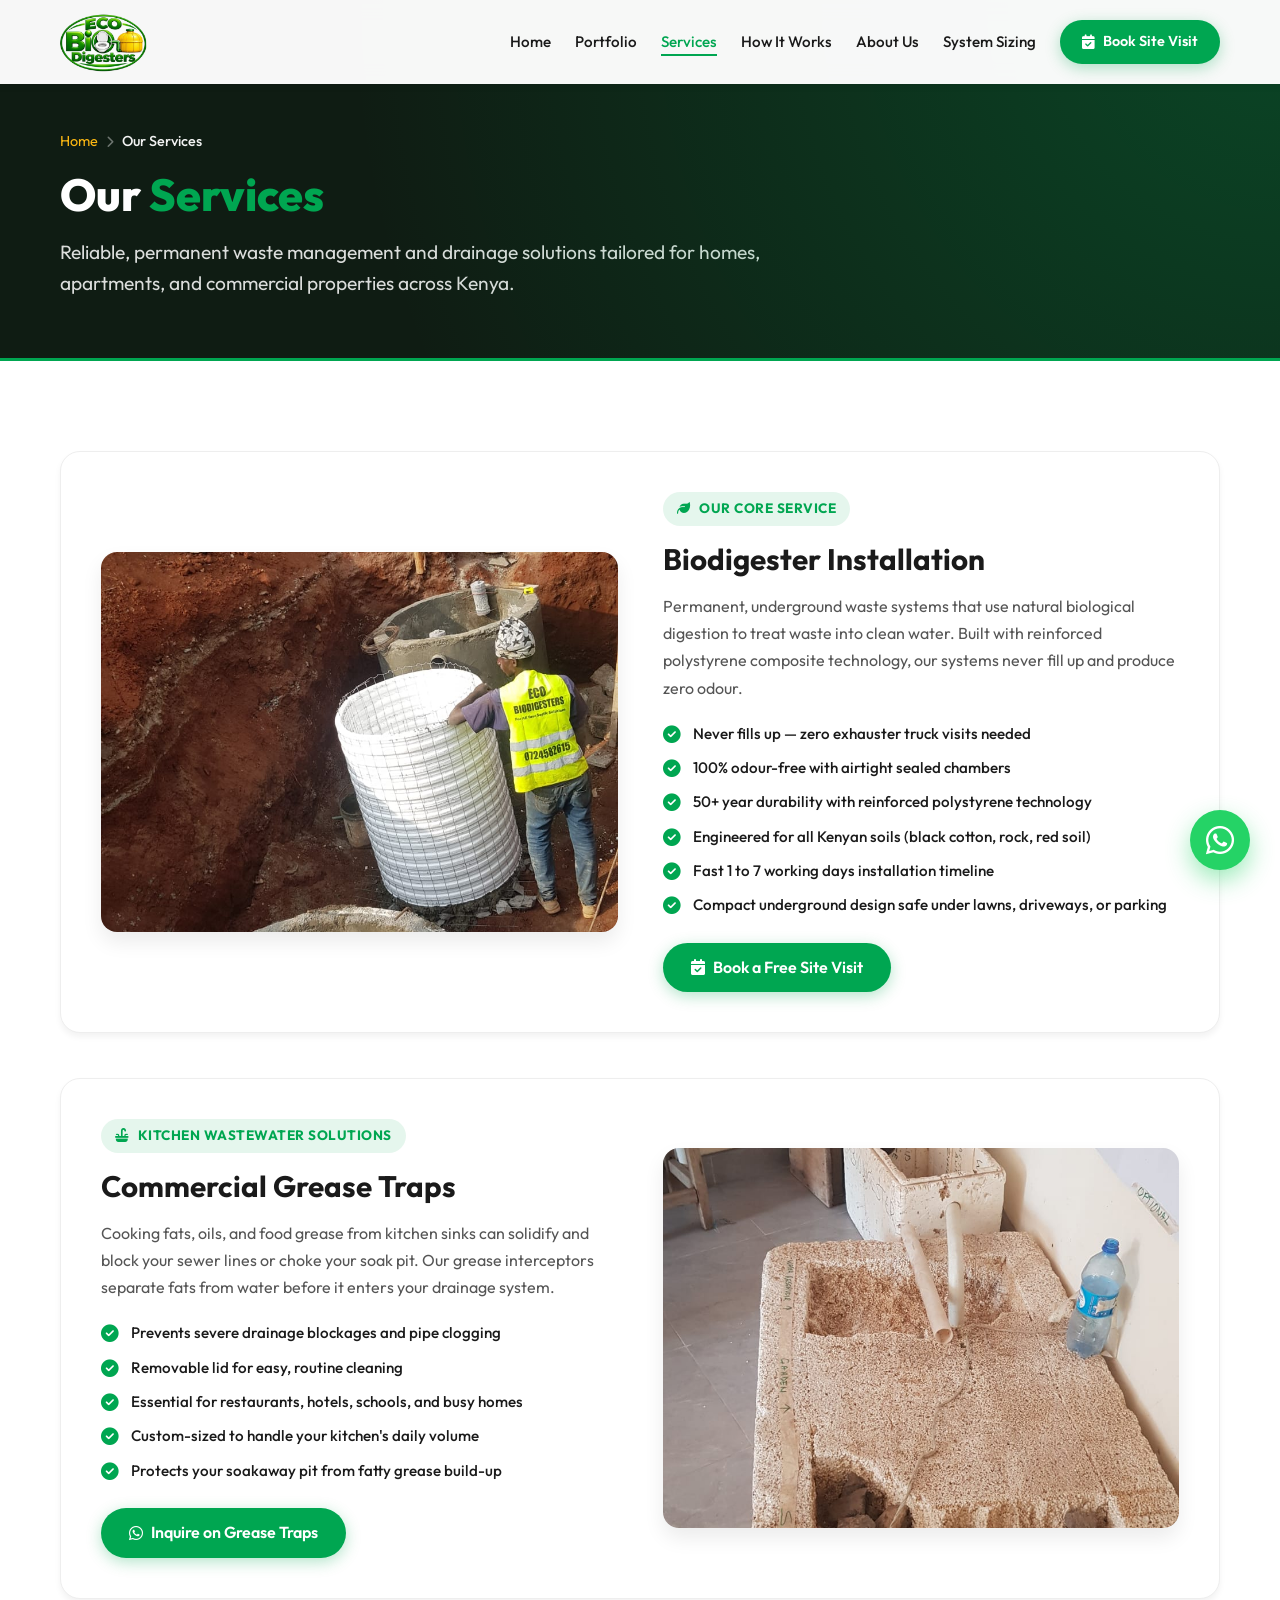
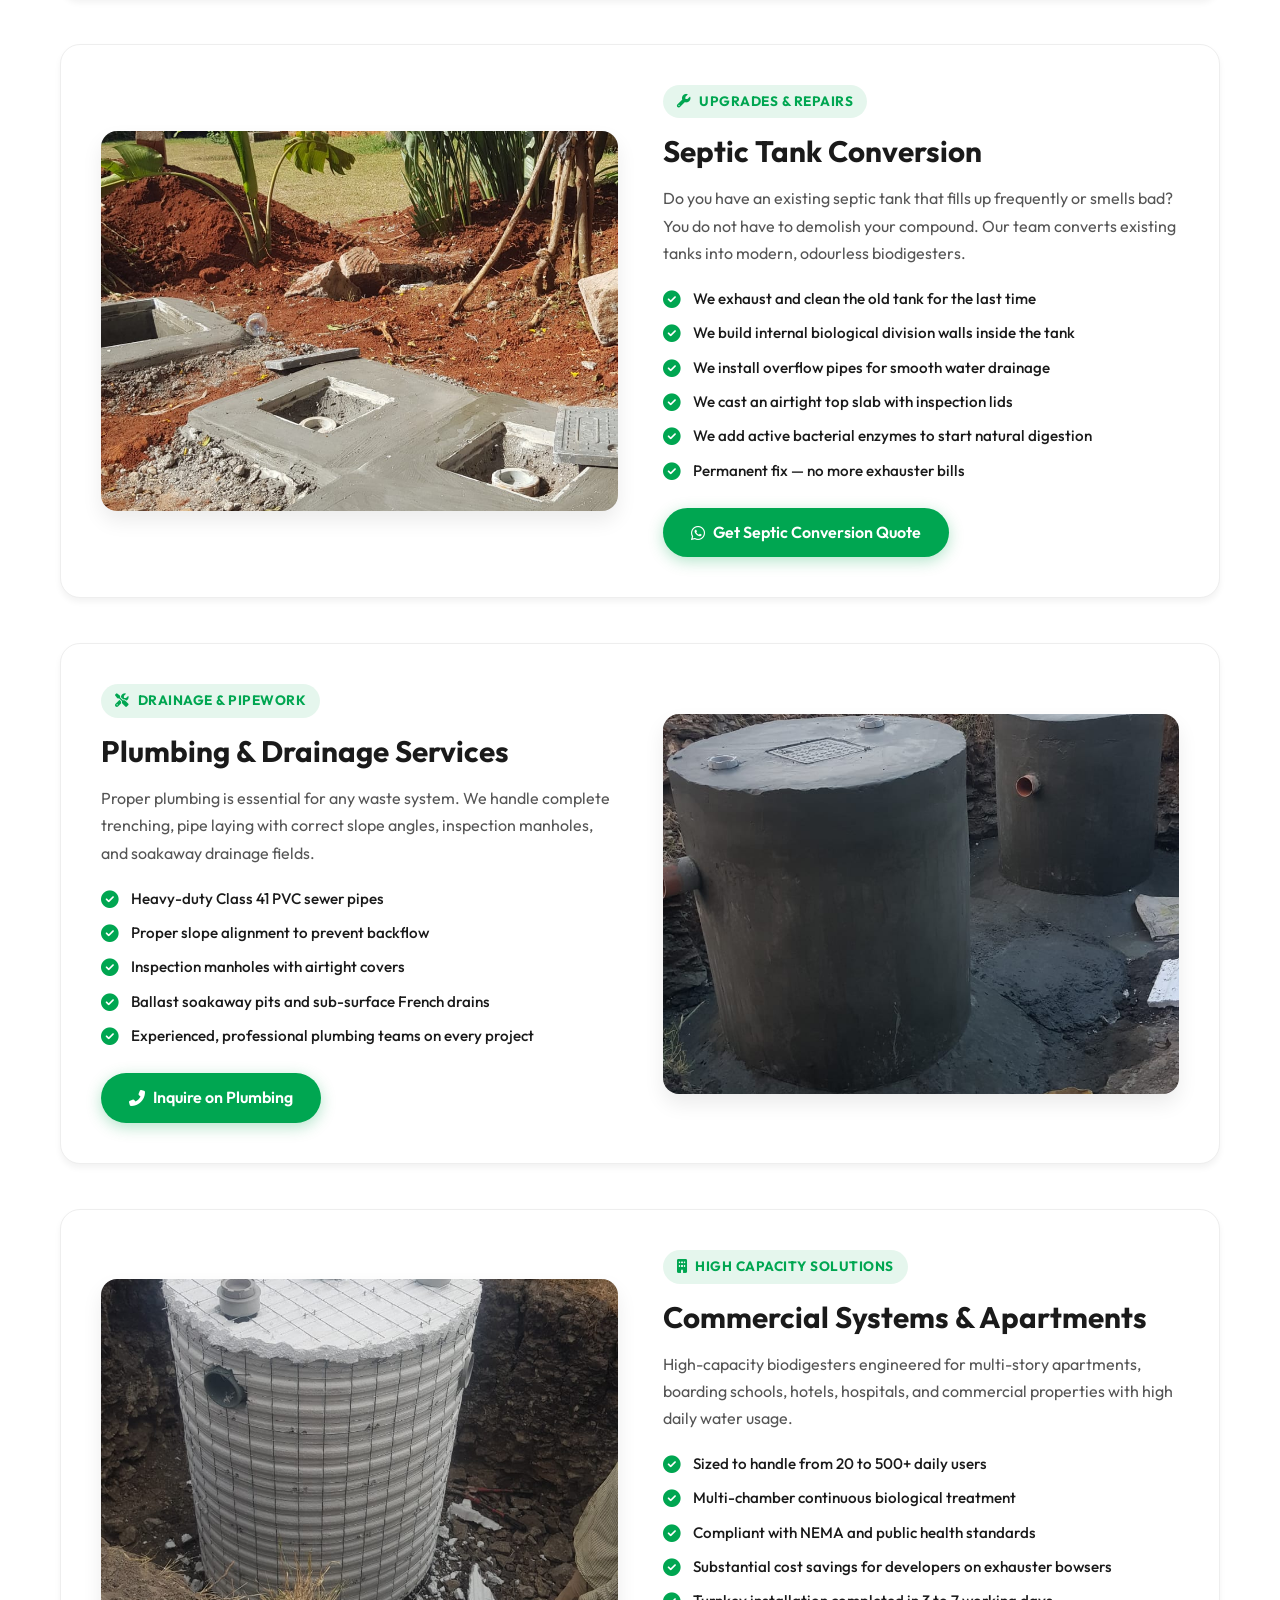
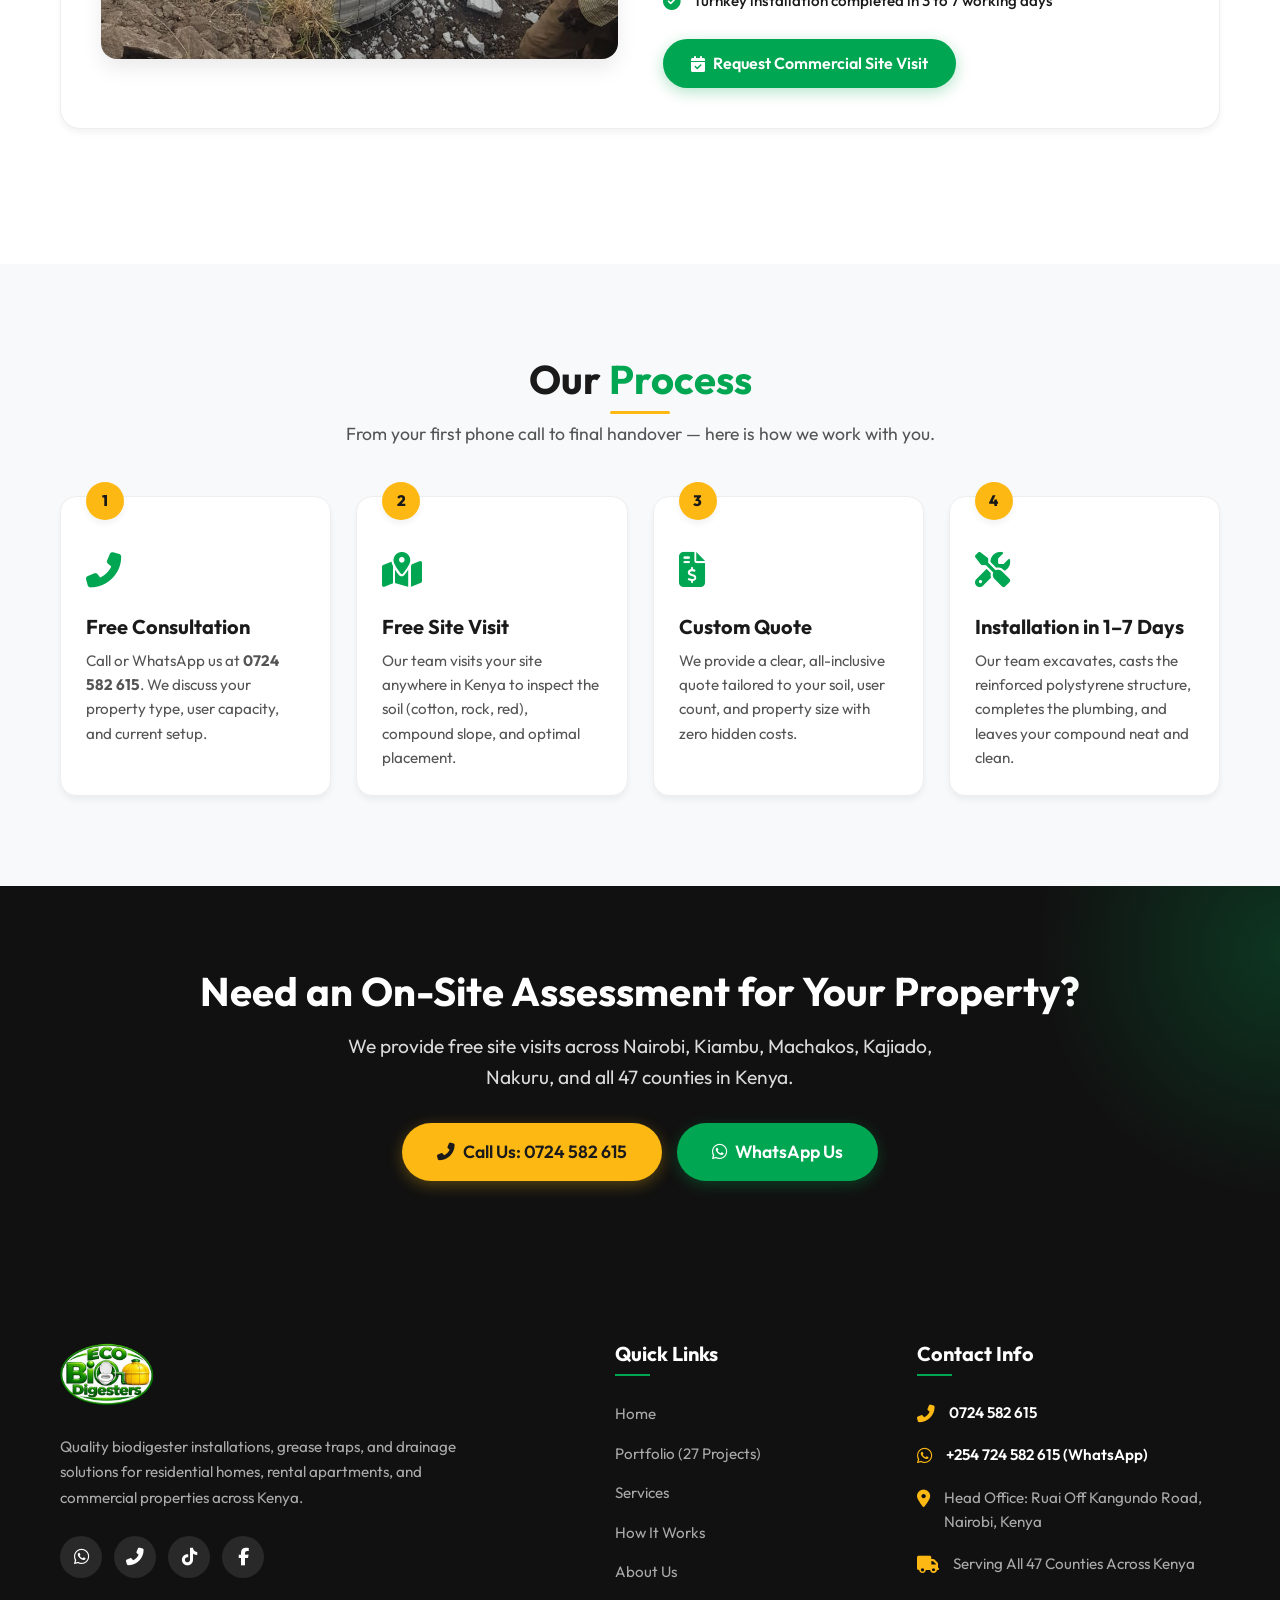
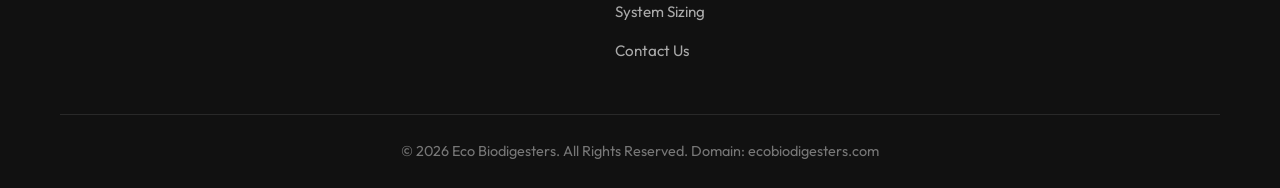
<file: services.html>
<!DOCTYPE html>
<html lang="en">
<head>
  <meta charset="UTF-8">
  <meta name="viewport" content="width=device-width, initial-scale=1.0">
  <title>Our Services | Eco Biodigesters Waste Management Kenya</title>
  <meta name="description" content="Professional biodigester installation, kitchen grease traps, septic tank conversions, plumbing, and commercial waste systems across Kenya. Head office in Ruai, Nairobi. Call 0724 582 615.">
  <link rel="canonical" href="https://ecobiodigesters.com/services.html">
  <link rel="icon" type="image/png" href="images/logo.png">
  <link rel="preconnect" href="https://fonts.googleapis.com">
  <link rel="preconnect" href="https://fonts.gstatic.com" crossorigin>
  <link href="https://fonts.googleapis.com/css2?family=Outfit:wght@300;400;500;600;700;800&display=swap" rel="stylesheet">
  <link rel="stylesheet" href="https://cdnjs.cloudflare.com/ajax/libs/font-awesome/6.5.1/css/all.min.css">
  <link rel="stylesheet" href="css/style.css">
</head>
<body>

  <!-- Navigation -->
  <nav class="navbar" id="navbar">
    <div class="container nav-container">
      <a href="index.html" class="logo">
        <img src="images/logo.png" alt="Eco Biodigesters" class="logo-img">
      </a>
      <button class="mobile-menu-btn" aria-label="Toggle navigation">
        <i class="fas fa-bars"></i>
      </button>
      <ul class="nav-links">
        <li><a href="index.html">Home</a></li>
        <li><a href="portfolio.html">Portfolio</a></li>
        <li><a href="services.html" class="active">Services</a></li>
        <li><a href="how-it-works.html">How It Works</a></li>
        <li><a href="about.html">About Us</a></li>
        <li><a href="pricing.html">System Sizing</a></li>
        <li><a href="contact.html" class="btn btn-primary nav-btn"><i class="fas fa-calendar-check"></i> Book Site Visit</a></li>
      </ul>
    </div>
  </nav>

  <!-- Page Header -->
  <header class="page-header">
    <div class="container">
      <div class="breadcrumbs">
        <a href="index.html">Home</a>
        <i class="fas fa-chevron-right"></i>
        <span>Our Services</span>
      </div>
      <h1>Our <span class="text-green">Services</span></h1>
      <p>
        Reliable, permanent waste management and drainage solutions tailored for homes, apartments, and commercial properties across Kenya.
      </p>
    </div>
  </header>

  <!-- Services Detail Section -->
  <section class="section">
    <div class="container">

      <!-- Service 1: Biodigester Installation -->
      <div class="service-detail-card fade-in-up">
        <div class="service-detail-media">
          <img src="images/portfolio-6.jpeg" alt="Reinforced polystyrene formwork assembly" loading="lazy">
        </div>
        <div class="service-detail-content">
          <div class="service-badge"><i class="fas fa-leaf"></i> Our Core Service</div>
          <h3>Biodigester Installation</h3>
          <p>
            Permanent, underground waste systems that use natural biological digestion to treat waste into clean water. Built with reinforced polystyrene composite technology, our systems never fill up and produce zero odour.
          </p>
          <ul class="feature-checklist">
            <li><i class="fas fa-check-circle"></i> Never fills up — zero exhauster truck visits needed</li>
            <li><i class="fas fa-check-circle"></i> 100% odour-free with airtight sealed chambers</li>
            <li><i class="fas fa-check-circle"></i> 50+ year durability with reinforced polystyrene technology</li>
            <li><i class="fas fa-check-circle"></i> Engineered for all Kenyan soils (black cotton, rock, red soil)</li>
            <li><i class="fas fa-check-circle"></i> Fast 1 to 7 working days installation timeline</li>
            <li><i class="fas fa-check-circle"></i> Compact underground design safe under lawns, driveways, or parking</li>
          </ul>
          <a href="contact.html" class="btn btn-primary"><i class="fas fa-calendar-check"></i> Book a Free Site Visit</a>
        </div>
      </div>

      <!-- Service 2: Commercial Grease Traps -->
      <div class="service-detail-card reverse fade-in-up">
        <div class="service-detail-media">
          <img src="images/portfolio-11.jpeg" alt="Kitchen grease trap with removable lid" loading="lazy">
        </div>
        <div class="service-detail-content">
          <div class="service-badge"><i class="fas fa-sink"></i> Kitchen Wastewater Solutions</div>
          <h3>Commercial Grease Traps</h3>
          <p>
            Cooking fats, oils, and food grease from kitchen sinks can solidify and block your sewer lines or choke your soak pit. Our grease interceptors separate fats from water before it enters your drainage system.
          </p>
          <ul class="feature-checklist">
            <li><i class="fas fa-check-circle"></i> Prevents severe drainage blockages and pipe clogging</li>
            <li><i class="fas fa-check-circle"></i> Removable lid for easy, routine cleaning</li>
            <li><i class="fas fa-check-circle"></i> Essential for restaurants, hotels, schools, and busy homes</li>
            <li><i class="fas fa-check-circle"></i> Custom-sized to handle your kitchen's daily volume</li>
            <li><i class="fas fa-check-circle"></i> Protects your soakaway pit from fatty grease build-up</li>
          </ul>
          <a href="https://wa.me/254724582615?text=Hello%20Eco%20Biodigesters,%20I%20am%20interested%20in%20a%20Grease%20Trap%20installation." target="_blank" class="btn btn-primary">
            <i class="fab fa-whatsapp"></i> Inquire on Grease Traps
          </a>
        </div>
      </div>

      <!-- Service 3: Septic Tank Conversion -->
      <div class="service-detail-card fade-in-up">
        <div class="service-detail-media">
          <img src="images/portfolio-19.jpeg" alt="Internal baffle wall and overflow piping" loading="lazy">
        </div>
        <div class="service-detail-content">
          <div class="service-badge"><i class="fas fa-wrench"></i> Upgrades & Repairs</div>
          <h3>Septic Tank Conversion</h3>
          <p>
            Do you have an existing septic tank that fills up frequently or smells bad? You do not have to demolish your compound. Our team converts existing tanks into modern, odourless biodigesters.
          </p>
          <ul class="feature-checklist">
            <li><i class="fas fa-check-circle"></i> We exhaust and clean the old tank for the last time</li>
            <li><i class="fas fa-check-circle"></i> We build internal biological division walls inside the tank</li>
            <li><i class="fas fa-check-circle"></i> We install overflow pipes for smooth water drainage</li>
            <li><i class="fas fa-check-circle"></i> We cast an airtight top slab with inspection lids</li>
            <li><i class="fas fa-check-circle"></i> We add active bacterial enzymes to start natural digestion</li>
            <li><i class="fas fa-check-circle"></i> Permanent fix — no more exhauster bills</li>
          </ul>
          <a href="https://wa.me/254724582615?text=Hello%20Eco%20Biodigesters,%20I%20have%20an%20old%20septic%20tank%20I%20want%20converted." target="_blank" class="btn btn-primary">
            <i class="fab fa-whatsapp"></i> Get Septic Conversion Quote
          </a>
        </div>
      </div>

      <!-- Service 4: Plumbing & Drainage -->
      <div class="service-detail-card reverse fade-in-up">
        <div class="service-detail-media">
          <img src="images/portfolio-4.jpeg" alt="Laying heavy-duty PVC sewer pipe" loading="lazy">
        </div>
        <div class="service-detail-content">
          <div class="service-badge"><i class="fas fa-tools"></i> Drainage & Pipework</div>
          <h3>Plumbing & Drainage Services</h3>
          <p>
            Proper plumbing is essential for any waste system. We handle complete trenching, pipe laying with correct slope angles, inspection manholes, and soakaway drainage fields.
          </p>
          <ul class="feature-checklist">
            <li><i class="fas fa-check-circle"></i> Heavy-duty Class 41 PVC sewer pipes</li>
            <li><i class="fas fa-check-circle"></i> Proper slope alignment to prevent backflow</li>
            <li><i class="fas fa-check-circle"></i> Inspection manholes with airtight covers</li>
            <li><i class="fas fa-check-circle"></i> Ballast soakaway pits and sub-surface French drains</li>
            <li><i class="fas fa-check-circle"></i> Experienced, professional plumbing teams on every project</li>
          </ul>
          <a href="contact.html" class="btn btn-primary"><i class="fas fa-phone-alt"></i> Inquire on Plumbing</a>
        </div>
      </div>

      <!-- Service 5: Commercial Systems -->
      <div class="service-detail-card fade-in-up">
        <div class="service-detail-media">
          <img src="images/portfolio-25.jpeg" alt="Large commercial biodigester project" loading="lazy">
        </div>
        <div class="service-detail-content">
          <div class="service-badge"><i class="fas fa-building"></i> High Capacity Solutions</div>
          <h3>Commercial Systems & Apartments</h3>
          <p>
            High-capacity biodigesters engineered for multi-story apartments, boarding schools, hotels, hospitals, and commercial properties with high daily water usage.
          </p>
          <ul class="feature-checklist">
            <li><i class="fas fa-check-circle"></i> Sized to handle from 20 to 500+ daily users</li>
            <li><i class="fas fa-check-circle"></i> Multi-chamber continuous biological treatment</li>
            <li><i class="fas fa-check-circle"></i> Compliant with NEMA and public health standards</li>
            <li><i class="fas fa-check-circle"></i> Substantial cost savings for developers on exhauster bowsers</li>
            <li><i class="fas fa-check-circle"></i> Turnkey installation completed in 3 to 7 working days</li>
          </ul>
          <a href="contact.html" class="btn btn-primary"><i class="fas fa-calendar-check"></i> Request Commercial Site Visit</a>
        </div>
      </div>

    </div>
  </section>

  <!-- Our 4-Step Process -->
  <section class="section bg-light">
    <div class="container">
      <div class="section-header text-center">
        <h2 class="section-title">Our <span>Process</span></h2>
        <p>From your first phone call to final handover — here is how we work with you.</p>
      </div>

      <div class="process-grid">
        <div class="process-step scale-in">
          <div class="step-number">1</div>
          <div class="step-icon"><i class="fas fa-phone-alt"></i></div>
          <h4>Free Consultation</h4>
          <p>Call or WhatsApp us at <strong>0724 582 615</strong>. We discuss your property type, user capacity, and current setup.</p>
        </div>

        <div class="process-step scale-in delay-1">
          <div class="step-number">2</div>
          <div class="step-icon"><i class="fas fa-map-marked-alt"></i></div>
          <h4>Free Site Visit</h4>
          <p>Our team visits your site anywhere in Kenya to inspect the soil (cotton, rock, red), compound slope, and optimal placement.</p>
        </div>

        <div class="process-step scale-in delay-2">
          <div class="step-number">3</div>
          <div class="step-icon"><i class="fas fa-file-invoice-dollar"></i></div>
          <h4>Custom Quote</h4>
          <p>We provide a clear, all-inclusive quote tailored to your soil, user count, and property size with zero hidden costs.</p>
        </div>

        <div class="process-step scale-in delay-3">
          <div class="step-number">4</div>
          <div class="step-icon"><i class="fas fa-tools"></i></div>
          <h4>Installation in 1–7 Days</h4>
          <p>Our team excavates, casts the reinforced polystyrene structure, completes the plumbing, and leaves your compound neat and clean.</p>
        </div>
      </div>
    </div>
  </section>

  <!-- Mid-Page CTA Banner -->
  <section class="cta-banner">
    <div class="container text-center">
      <h2>Need an On-Site Assessment for Your Property?</h2>
      <p>We provide free site visits across Nairobi, Kiambu, Machakos, Kajiado, Nakuru, and all 47 counties in Kenya.</p>
      <div style="display:flex; justify-content:center; gap:15px; flex-wrap:wrap;">
        <a href="tel:0724582615" class="btn btn-secondary btn-lg"><i class="fas fa-phone-alt"></i> Call Us: 0724 582 615</a>
        <a href="https://wa.me/254724582615?text=Hello%20Eco%20Biodigesters,%20I%20would%20like%20to%20book%20a%20free%20site%20visit." target="_blank" class="btn btn-primary btn-lg">
          <i class="fab fa-whatsapp"></i> WhatsApp Us
        </a>
      </div>
    </div>
  </section>

  <!-- Corporate Footer -->
  <footer id="footer" class="footer">
    <div class="container">
      <div class="footer-grid">
        <div class="footer-brand">
          <a href="index.html" class="logo footer-logo">
            <img src="images/logo.png" alt="Eco Biodigesters" class="footer-logo-img">
          </a>
          <p class="footer-desc">
            Quality biodigester installations, grease traps, and drainage solutions for residential homes, rental apartments, and commercial properties across Kenya.
          </p>
          <div class="social-links">
            <a href="https://wa.me/254724582615" target="_blank" rel="noopener noreferrer" title="WhatsApp Business"><i class="fab fa-whatsapp"></i></a>
            <a href="tel:0724582615" title="Telephone Line"><i class="fas fa-phone-alt"></i></a>
            <a href="https://www.tiktok.com/@ecobiodigesters" target="_blank" rel="noopener noreferrer" title="TikTok"><i class="fab fa-tiktok"></i></a>
            <a href="https://www.facebook.com/" target="_blank" rel="noopener noreferrer" title="Facebook"><i class="fab fa-facebook-f"></i></a>
          </div>
        </div>

        <div class="footer-links">
          <h3>Quick Links</h3>
          <ul>
            <li><a href="index.html">Home</a></li>
            <li><a href="portfolio.html">Portfolio (27 Projects)</a></li>
            <li><a href="services.html">Services</a></li>
            <li><a href="how-it-works.html">How It Works</a></li>
            <li><a href="about.html">About Us</a></li>
            <li><a href="pricing.html">System Sizing</a></li>
            <li><a href="contact.html">Contact Us</a></li>
          </ul>
        </div>

        <div class="footer-contact">
          <h3>Contact Info</h3>
          <ul>
            <li>
              <i class="fas fa-phone-alt"></i>
              <span><a href="tel:0724582615">0724 582 615</a></span>
            </li>
            <li>
              <i class="fab fa-whatsapp"></i>
              <span><a href="https://wa.me/254724582615" target="_blank">+254 724 582 615 (WhatsApp)</a></span>
            </li>
            <li>
              <i class="fas fa-map-marker-alt"></i>
              <span>Head Office: Ruai Off Kangundo Road, Nairobi, Kenya</span>
            </li>
            <li>
              <i class="fas fa-truck"></i>
              <span>Serving All 47 Counties Across Kenya</span>
            </li>
          </ul>
        </div>
      </div>

      <div class="footer-bottom">
        <p>&copy; <span id="year"></span> Eco Biodigesters. All Rights Reserved. Domain: ecobiodigesters.com</p>
      </div>
    </div>
  </footer>

  <!-- Floating WhatsApp Action -->
  <a href="https://wa.me/254724582615" class="whatsapp-float" target="_blank" rel="noopener noreferrer" aria-label="Chat on WhatsApp">
    <i class="fab fa-whatsapp"></i>
  </a>

  <script src="js/main.js"></script>
</body>
</html>
</file>
<file: css/style.css>
/* ==========================================================================
   Eco Biodigesters - Modern Sanitation & Waste Management
   Designed to match ecosepticventures.com
   Font: 'Outfit', sans-serif | Primary: #00a651 | Secondary: #fdb813
   ========================================================================== */

@import url('https://fonts.googleapis.com/css2?family=Outfit:wght@300;400;500;600;700;800&display=swap');

/* CSS Variables */
:root {
    --primary-color: #00a651; /* Vibrant green */
    --primary-dark: #008240;
    --secondary-color: #fdb813; /* Warm yellow/gold accent */
    --secondary-dark: #e5a300;
    --text-dark: #1a1a1a;
    --text-light: #555555;
    --text-muted: #777777;
    --bg-white: #ffffff;
    --bg-light: #f8f9fa;
    --bg-dark: #111111;
    --border-color: #eeeeee;
    --shadow-sm: 0 4px 6px rgba(0, 0, 0, 0.05);
    --shadow-md: 0 10px 20px rgba(0, 0, 0, 0.08);
    --shadow-lg: 0 20px 40px rgba(0, 0, 0, 0.12);
    --transition: all 0.3s ease;
}

/* Base Reset */
* {
    margin: 0;
    padding: 0;
    box-sizing: border-box;
}

html {
    scroll-behavior: smooth;
    scroll-padding-top: 80px;
}

body {
    font-family: 'Outfit', -apple-system, BlinkMacSystemFont, "Segoe UI", Roboto, sans-serif;
    color: var(--text-light);
    line-height: 1.6;
    background-color: var(--bg-white);
    overflow-x: hidden;
}

h1, h2, h3, h4, h5, h6 {
    color: var(--text-dark);
    font-weight: 700;
    line-height: 1.25;
}

a {
    text-decoration: none;
    color: inherit;
    transition: var(--transition);
}

ul {
    list-style: none;
}

img {
    max-width: 100%;
    height: auto;
    display: block;
}

.container {
    max-width: 1200px;
    margin: 0 auto;
    padding: 0 20px;
}

.text-center {
    text-align: center;
}

.bg-light {
    background-color: var(--bg-light);
}

.text-green {
    color: var(--primary-color);
}

.text-yellow {
    color: var(--secondary-color);
}

/* Typography Utility */
.section-title {
    font-size: 2.5rem;
    margin-bottom: 1rem;
    position: relative;
    display: inline-block;
}

.section-title span {
    color: var(--primary-color);
}

.section-title::after {
    content: '';
    position: absolute;
    bottom: -10px;
    left: 50%;
    transform: translateX(-50%);
    width: 60px;
    height: 3px;
    background: var(--secondary-color);
    border-radius: 2px;
}

.section-header p {
    font-size: 1.1rem;
    max-width: 650px;
    margin: 0 auto 3rem;
    color: var(--text-light);
}

/* Buttons (Pill shaped as on ecosepticventures) */
.btn {
    display: inline-flex;
    align-items: center;
    justify-content: center;
    gap: 8px;
    padding: 12px 28px;
    border-radius: 50px;
    font-weight: 600;
    text-align: center;
    cursor: pointer;
    border: none;
    transition: var(--transition);
    font-size: 1rem;
}

.btn-primary {
    background-color: var(--primary-color);
    color: white;
    box-shadow: 0 4px 15px rgba(0, 166, 81, 0.3);
}

.btn-primary:hover {
    background-color: var(--primary-dark);
    transform: translateY(-2px);
    box-shadow: 0 6px 20px rgba(0, 166, 81, 0.4);
    color: white;
}

.btn-secondary {
    background-color: var(--secondary-color);
    color: var(--text-dark);
    box-shadow: 0 4px 15px rgba(253, 184, 19, 0.3);
}

.btn-secondary:hover {
    background-color: var(--secondary-dark);
    transform: translateY(-2px);
    box-shadow: 0 6px 20px rgba(253, 184, 19, 0.4);
    color: var(--text-dark);
}

.btn-outline-white {
    background: transparent;
    color: white;
    border: 2px solid rgba(255, 255, 255, 0.85);
}

.btn-outline-white:hover {
    background: white;
    color: var(--text-dark);
    transform: translateY(-2px);
}

.btn-outline-primary {
    background: transparent;
    color: var(--primary-color);
    border: 2px solid var(--primary-color);
}

.btn-outline-primary:hover {
    background: var(--primary-color);
    color: white;
    transform: translateY(-2px);
}

.btn-whatsapp {
    background-color: #25d366;
    color: white;
    box-shadow: 0 4px 15px rgba(37, 211, 102, 0.3);
}

.btn-whatsapp:hover {
    background-color: #1ebe57;
    transform: translateY(-2px);
    box-shadow: 0 6px 20px rgba(37, 211, 102, 0.4);
    color: white;
}

.btn-lg {
    padding: 15px 35px;
    font-size: 1.1rem;
}

.btn-sm {
    padding: 8px 18px;
    font-size: 0.9rem;
}

/* ==========================================================================
   Navigation (Clean sticky bar with blur)
   ========================================================================== */
.navbar {
    position: fixed;
    top: 0;
    left: 0;
    width: 100%;
    background-color: rgba(255, 255, 255, 0.97);
    backdrop-filter: blur(10px);
    z-index: 1000;
    box-shadow: var(--shadow-sm);
    transition: var(--transition);
    padding: 12px 0;
}

.nav-container {
    display: flex;
    justify-content: space-between;
    align-items: center;
}

.logo {
    display: flex;
    align-items: center;
    gap: 10px;
}

.logo-img {
    height: 60px;
    width: auto;
    object-fit: contain;
}

.nav-links {
    display: flex;
    align-items: center;
    gap: 24px;
}

.nav-links a:not(.btn) {
    font-weight: 500;
    color: var(--text-dark);
    position: relative;
    font-size: 0.95rem;
}

.nav-links a:not(.btn)::after {
    content: '';
    position: absolute;
    bottom: -5px;
    left: 0;
    width: 0;
    height: 2px;
    background-color: var(--primary-color);
    transition: var(--transition);
}

.nav-links a:not(.btn):hover::after,
.nav-links a:not(.btn).active::after {
    width: 100%;
}

.nav-links a:not(.btn):hover,
.nav-links a:not(.btn).active {
    color: var(--primary-color);
}

.nav-btn {
    padding: 10px 22px;
    font-size: 0.9rem;
}

.mobile-menu-btn {
    display: none;
    font-size: 1.6rem;
    color: var(--text-dark);
    cursor: pointer;
    background: none;
    border: none;
    padding: 6px;
}

/* ==========================================================================
   Hero Section (4-Image Grid & Dark Gradient Overlay)
   ========================================================================== */
.portfolio-hero {
    min-height: 720px;
    position: relative;
    display: flex;
    align-items: center;
    padding-top: 100px;
    padding-bottom: 60px;
    overflow: hidden;
    background: #0f1c13;
}

.hero-bg-grid {
    position: absolute;
    top: 0;
    left: 0;
    width: 100%;
    height: 100%;
    display: grid;
    grid-template-columns: 1fr 1fr;
    grid-template-rows: 1fr 1fr;
}

.hero-bg-img {
    overflow: hidden;
}

.hero-bg-img img {
    width: 100%;
    height: 100%;
    object-fit: cover;
    opacity: 0.35;
    filter: brightness(0.9);
    transition: opacity 0.5s ease;
}

.hero-overlay {
    position: absolute;
    top: 0;
    left: 0;
    width: 100%;
    height: 100%;
    background: linear-gradient(135deg, rgba(10, 25, 15, 0.85) 0%, rgba(0, 166, 81, 0.4) 100%);
    z-index: 1;
}

.hero-content {
    position: relative;
    z-index: 2;
    max-width: 920px;
    text-align: center;
    margin: 0 auto;
}

.hero-badge {
    display: inline-flex;
    align-items: center;
    gap: 8px;
    background: rgba(255, 255, 255, 0.15);
    backdrop-filter: blur(10px);
    padding: 8px 22px;
    border-radius: 50px;
    color: var(--secondary-color);
    font-weight: 600;
    font-size: 0.95rem;
    margin-bottom: 25px;
    border: 1px solid rgba(255, 255, 255, 0.2);
}

.hero h1 {
    font-size: 3.6rem;
    margin-bottom: 20px;
    color: white;
    letter-spacing: -0.5px;
    line-height: 1.15;
}

.text-highlight {
    color: var(--secondary-color);
    position: relative;
}

.hero p {
    font-size: 1.25rem;
    margin-bottom: 35px;
    color: rgba(255, 255, 255, 0.9);
    max-width: 700px;
    margin-left: auto;
    margin-right: auto;
    line-height: 1.6;
}

.hero-buttons {
    display: flex;
    gap: 15px;
    justify-content: center;
    flex-wrap: wrap;
    margin-bottom: 45px;
}

.hero-stats {
    display: flex;
    align-items: center;
    justify-content: center;
    gap: 35px;
    background: rgba(255, 255, 255, 0.12);
    backdrop-filter: blur(12px);
    padding: 20px 45px;
    border-radius: 16px;
    border: 1px solid rgba(255, 255, 255, 0.2);
    display: inline-flex;
}

.stat-item {
    text-align: center;
}

.stat-number {
    display: block;
    font-size: 2.2rem;
    font-weight: 800;
    color: var(--secondary-color);
    line-height: 1;
}

.stat-label {
    display: block;
    color: rgba(255, 255, 255, 0.85);
    font-size: 0.85rem;
    font-weight: 500;
    margin-top: 5px;
}

.stat-divider {
    width: 1px;
    height: 40px;
    background: rgba(255, 255, 255, 0.25);
}

/* ==========================================================================
   Quick Benefits Bar
   ========================================================================== */
.benefits-bar {
    background: var(--primary-color);
    padding: 20px 0;
}

.benefits-grid {
    display: flex;
    justify-content: space-between;
    align-items: center;
    gap: 15px;
    flex-wrap: wrap;
}

.benefit-item {
    display: flex;
    align-items: center;
    gap: 10px;
    color: white;
    font-weight: 600;
    font-size: 0.95rem;
    white-space: nowrap;
}

.benefit-item i {
    font-size: 1.3rem;
    color: var(--secondary-color);
}

/* ==========================================================================
   Sections General
   ========================================================================== */
.section {
    padding: 90px 0;
}

/* ==========================================================================
   Services Grid
   ========================================================================== */
.services-grid {
    display: grid;
    grid-template-columns: repeat(auto-fit, minmax(220px, 1fr));
    gap: 25px;
}

.service-card {
    background: var(--bg-white);
    padding: 35px 25px;
    border-radius: 20px;
    box-shadow: var(--shadow-sm);
    text-align: center;
    transition: var(--transition);
    position: relative;
    overflow: hidden;
    z-index: 1;
    border: 1px solid var(--border-color);
}

.service-card::before {
    content: '';
    position: absolute;
    top: 0;
    left: 0;
    width: 100%;
    height: 0;
    background: var(--primary-color);
    z-index: -1;
    transition: var(--transition);
}

.service-card:hover::before {
    height: 100%;
}

.service-card:hover {
    transform: translateY(-10px);
    box-shadow: var(--shadow-lg);
    border-color: var(--primary-color);
}

.service-card:hover h3,
.service-card:hover p {
    color: white;
}

.service-icon {
    font-size: 2.8rem;
    color: var(--primary-color);
    margin-bottom: 20px;
    transition: var(--transition);
}

.service-card:hover .service-icon {
    color: var(--secondary-color);
    transform: scale(1.1);
}

.service-card h3 {
    margin-bottom: 12px;
    font-size: 1.25rem;
    transition: var(--transition);
}

.service-card p {
    font-size: 0.95rem;
    line-height: 1.6;
    transition: var(--transition);
}

/* ==========================================================================
   Project Sections & Sliders (Exact ecosepticventures horizontal tracks)
   ========================================================================== */
.project-section {
    margin-bottom: 50px;
    background: var(--bg-white);
    border-radius: 20px;
    padding: 30px;
    box-shadow: var(--shadow-sm);
    border: 1px solid var(--border-color);
}

.project-header {
    display: flex;
    justify-content: space-between;
    align-items: center;
    margin-bottom: 25px;
    flex-wrap: wrap;
    gap: 15px;
}

.project-header h3 {
    font-size: 1.5rem;
    color: var(--text-dark);
    display: flex;
    align-items: center;
    gap: 10px;
}

.project-header h3 i {
    color: var(--primary-color);
    font-size: 1.3rem;
}

.project-header p {
    color: var(--text-light);
    font-size: 0.95rem;
    margin-top: 5px;
}

.slider-nav {
    display: flex;
    gap: 10px;
}

.slider-btn {
    width: 42px;
    height: 42px;
    border-radius: 50%;
    border: 2px solid var(--border-color);
    background: var(--bg-white);
    color: var(--text-dark);
    cursor: pointer;
    display: flex;
    align-items: center;
    justify-content: center;
    font-size: 0.95rem;
    transition: var(--transition);
}

.slider-btn:hover {
    background: var(--primary-color);
    color: white;
    border-color: var(--primary-color);
    transform: scale(1.08);
}

.slider-track {
    display: flex;
    gap: 15px;
    overflow-x: auto;
    scroll-behavior: smooth;
    scroll-snap-type: x mandatory;
    -webkit-overflow-scrolling: touch;
    padding-bottom: 10px;
    scrollbar-width: thin;
    scrollbar-color: var(--primary-color) transparent;
}

.slider-track::-webkit-scrollbar {
    height: 6px;
}

.slider-track::-webkit-scrollbar-track {
    background: transparent;
}

.slider-track::-webkit-scrollbar-thumb {
    background: var(--primary-color);
    border-radius: 3px;
}

.slide {
    flex: 0 0 300px;
    scroll-snap-align: start;
    border-radius: 12px;
    overflow: hidden;
    position: relative;
    cursor: pointer;
    box-shadow: var(--shadow-sm);
    transition: transform 0.3s ease, box-shadow 0.3s ease;
}

.slide:hover {
    transform: translateY(-5px);
    box-shadow: var(--shadow-lg);
}

.slide img {
    width: 100%;
    height: 220px;
    object-fit: cover;
    display: block;
    transition: transform 0.5s ease;
}

.slide:hover img {
    transform: scale(1.05);
}

.slide-caption {
    position: absolute;
    bottom: 0;
    left: 0;
    right: 0;
    padding: 12px 15px;
    background: linear-gradient(transparent, rgba(0, 0, 0, 0.8));
    color: white;
    font-weight: 600;
    font-size: 0.85rem;
    line-height: 1.4;
}

/* ==========================================================================
   Mid-Page CTA Banner
   ========================================================================== */
.cta-banner {
    background: var(--bg-dark);
    color: white;
    padding: 80px 0;
    position: relative;
    overflow: hidden;
}

.cta-banner::before {
    content: '';
    position: absolute;
    top: -50%;
    right: -20%;
    width: 500px;
    height: 500px;
    background: radial-gradient(circle, rgba(0, 166, 81, 0.25) 0%, transparent 70%);
    border-radius: 50%;
}

.cta-banner h2 {
    color: white;
    font-size: 2.5rem;
    margin-bottom: 15px;
}

.cta-banner p {
    font-size: 1.2rem;
    color: rgba(255, 255, 255, 0.85);
    margin-bottom: 30px;
    max-width: 650px;
    margin-left: auto;
    margin-right: auto;
}

/* ==========================================================================
   Why Choose Us Section
   ========================================================================== */
.why-us-grid {
    display: grid;
    grid-template-columns: repeat(3, 1fr);
    gap: 25px;
}

.why-card {
    background: var(--bg-white);
    padding: 35px 25px;
    border-radius: 16px;
    box-shadow: var(--shadow-sm);
    text-align: center;
    transition: var(--transition);
    border: 1px solid var(--border-color);
    border-bottom: 3px solid transparent;
}

.why-card:hover {
    transform: translateY(-8px);
    box-shadow: var(--shadow-lg);
    border-bottom-color: var(--primary-color);
}

.why-icon {
    width: 65px;
    height: 65px;
    background: var(--primary-color);
    border-radius: 50%;
    display: flex;
    align-items: center;
    justify-content: center;
    margin: 0 auto 20px;
    font-size: 1.6rem;
    color: white;
    box-shadow: 0 8px 20px rgba(0, 166, 81, 0.25);
}

.why-card h3 {
    margin-bottom: 10px;
    font-size: 1.25rem;
}

.why-card p {
    font-size: 0.95rem;
    line-height: 1.6;
}

/* ==========================================================================
   Comparison Table
   ========================================================================== */
.table-responsive {
    overflow-x: auto;
    border-radius: 16px;
    border: 1px solid var(--border-color);
    box-shadow: var(--shadow-sm);
    margin-top: 30px;
}

.comparison-table {
    width: 100%;
    border-collapse: collapse;
    text-align: left;
    background: white;
}

.comparison-table th {
    background: #111111;
    color: white;
    padding: 18px 24px;
    font-size: 1.05rem;
    font-weight: 700;
}

.comparison-table th.highlight-col {
    background: var(--primary-color);
    color: white;
}

.comparison-table td {
    padding: 16px 24px;
    border-bottom: 1px solid var(--border-color);
    color: var(--text-dark);
    font-size: 0.95rem;
}

.comparison-table tr:last-child td {
    border-bottom: none;
}

.comparison-table tr:hover {
    background-color: #f9fbf9;
}

.comparison-table td.highlight-col {
    background-color: rgba(0, 166, 81, 0.05);
    font-weight: 600;
    color: #007739;
}

.table-check {
    color: var(--primary-color);
    font-weight: bold;
    display: flex;
    align-items: center;
    gap: 8px;
}

.table-cross {
    color: #e63946;
    display: flex;
    align-items: center;
    gap: 8px;
}

/* ==========================================================================
   Testimonials Section
   ========================================================================== */
.testimonials-grid {
    display: grid;
    grid-template-columns: repeat(auto-fit, minmax(300px, 1fr));
    gap: 30px;
}

.testimonial-card {
    background: var(--bg-white);
    padding: 30px;
    border-radius: 16px;
    box-shadow: var(--shadow-md);
    position: relative;
    border: 1px solid var(--border-color);
}

.quote-mark {
    font-size: 2rem;
    color: rgba(0, 166, 81, 0.25);
    margin-bottom: 15px;
}

.testimonial-text {
    font-style: italic;
    margin-bottom: 20px;
    color: var(--text-dark);
    line-height: 1.7;
}

.client-info h4 {
    color: var(--primary-color);
    margin-bottom: 3px;
    font-size: 1.05rem;
}

.client-info span {
    font-size: 0.9rem;
    color: var(--text-light);
}

/* ==========================================================================
   CTA Section (Golden yellow highlight bar)
   ========================================================================== */
.cta-section {
    padding: 80px 0;
    background: var(--secondary-color);
    color: var(--text-dark);
}

.cta-section h2 {
    font-size: 2.5rem;
    margin-bottom: 15px;
    color: var(--text-dark);
}

.cta-section p {
    font-size: 1.2rem;
    margin-bottom: 30px;
    font-weight: 500;
    color: #2b2b2b;
}

/* ==========================================================================
   Inner Page Header & Breadcrumbs
   ========================================================================== */
.page-header {
    background: #0f1c13;
    color: white;
    padding: 130px 0 60px;
    position: relative;
    overflow: hidden;
    border-bottom: 3px solid var(--primary-color);
}

.page-header::before {
    content: '';
    position: absolute;
    top: 0;
    left: 0;
    right: 0;
    bottom: 0;
    background: radial-gradient(circle at top right, rgba(0, 166, 81, 0.3), transparent 70%);
    pointer-events: none;
}

.breadcrumbs {
    display: flex;
    align-items: center;
    gap: 8px;
    font-size: 0.9rem;
    color: rgba(255, 255, 255, 0.75);
    margin-bottom: 15px;
}

.breadcrumbs a {
    color: var(--secondary-color);
    text-decoration: none;
}

.breadcrumbs a:hover {
    text-decoration: underline;
}

.breadcrumbs i {
    font-size: 0.75rem;
    color: rgba(255, 255, 255, 0.4);
}

.breadcrumbs span {
    color: rgba(255, 255, 255, 0.95);
    font-weight: 500;
}

.page-header h1 {
    font-size: 2.8rem;
    font-weight: 800;
    line-height: 1.2;
    margin-bottom: 15px;
    color: white;
}

.page-header p {
    font-size: 1.2rem;
    color: rgba(255, 255, 255, 0.85);
    max-width: 720px;
    line-height: 1.6;
}

/* ==========================================================================
   Portfolio Navigation Pills
   ========================================================================== */
.portfolio-nav-pills {
    display: flex;
    flex-wrap: wrap;
    gap: 12px;
    justify-content: center;
    margin-bottom: 40px;
}

.portfolio-pill {
    padding: 10px 22px;
    border-radius: 30px;
    background: var(--bg-white);
    color: var(--text-dark);
    font-weight: 600;
    font-size: 0.9rem;
    border: 1px solid var(--border-color);
    text-decoration: none;
    transition: var(--transition);
    display: inline-flex;
    align-items: center;
    gap: 8px;
}

.portfolio-pill i {
    color: var(--primary-color);
}

.portfolio-pill:hover,
.portfolio-pill.active {
    background: var(--primary-color);
    color: white;
    border-color: var(--primary-color);
    transform: translateY(-2px);
    box-shadow: 0 4px 12px rgba(0, 166, 81, 0.3);
}

.portfolio-pill:hover i,
.portfolio-pill.active i {
    color: var(--secondary-color);
}

/* ==========================================================================
   Service Detail Cards (services.html)
   ========================================================================== */
.service-detail-card {
    display: grid;
    grid-template-columns: 1fr 1fr;
    gap: 45px;
    align-items: center;
    background: var(--bg-white);
    border-radius: 20px;
    padding: 40px;
    margin-bottom: 45px;
    border: 1px solid var(--border-color);
    box-shadow: var(--shadow-sm);
    transition: var(--transition);
}

.service-detail-card:hover {
    box-shadow: var(--shadow-md);
    border-color: rgba(0, 166, 81, 0.3);
}

.service-detail-card.reverse {
    direction: rtl;
}

.service-detail-card.reverse .service-detail-content,
.service-detail-card.reverse .service-detail-media {
    direction: ltr;
}

.service-detail-media {
    position: relative;
    border-radius: 16px;
    overflow: hidden;
    height: 380px;
    box-shadow: var(--shadow-md);
}

.service-detail-media img {
    width: 100%;
    height: 100%;
    object-fit: cover;
    transition: transform 0.6s ease;
}

.service-detail-card:hover .service-detail-media img {
    transform: scale(1.05);
}

.service-badge {
    display: inline-flex;
    align-items: center;
    gap: 8px;
    background: rgba(0, 166, 81, 0.1);
    color: var(--primary-color);
    padding: 6px 14px;
    border-radius: 20px;
    font-size: 0.85rem;
    font-weight: 700;
    margin-bottom: 15px;
    text-transform: uppercase;
    letter-spacing: 0.5px;
}

.service-detail-content h3 {
    font-size: 1.85rem;
    color: var(--text-dark);
    margin-bottom: 15px;
    font-weight: 700;
}

.service-detail-content p {
    color: var(--text-light);
    line-height: 1.7;
    margin-bottom: 20px;
}

.feature-checklist {
    list-style: none;
    margin-bottom: 25px;
}

.feature-checklist li {
    display: flex;
    align-items: flex-start;
    gap: 12px;
    color: var(--text-dark);
    font-weight: 500;
    margin-bottom: 10px;
    font-size: 0.95rem;
}

.feature-checklist li i {
    color: var(--primary-color);
    margin-top: 4px;
    font-size: 1.1rem;
}

/* ==========================================================================
   Process Steps
   ========================================================================== */
.process-grid {
    display: grid;
    grid-template-columns: repeat(auto-fit, minmax(240px, 1fr));
    gap: 25px;
    margin-top: 40px;
}

.process-step {
    background: var(--bg-white);
    padding: 35px 25px 25px;
    border-radius: 16px;
    border: 1px solid var(--border-color);
    position: relative;
    box-shadow: var(--shadow-sm);
    transition: var(--transition);
}

.process-step:hover {
    transform: translateY(-6px);
    box-shadow: var(--shadow-md);
    border-color: var(--primary-color);
}

.step-number {
    position: absolute;
    top: -15px;
    left: 25px;
    background: var(--secondary-color);
    color: var(--text-dark);
    font-weight: 800;
    width: 38px;
    height: 38px;
    border-radius: 50%;
    display: flex;
    align-items: center;
    justify-content: center;
    font-size: 0.95rem;
    box-shadow: var(--shadow-sm);
}

.step-icon {
    font-size: 2.2rem;
    color: var(--primary-color);
    margin: 10px 0 15px;
}

.process-step h4 {
    font-size: 1.25rem;
    margin-bottom: 10px;
    color: var(--text-dark);
}

.process-step p {
    color: var(--text-light);
    font-size: 0.95rem;
    line-height: 1.6;
}

/* ==========================================================================
   Contact Cards & Form (WhatsApp submit)
   ========================================================================== */
.contact-cards-grid {
    display: grid;
    grid-template-columns: repeat(auto-fit, minmax(240px, 1fr));
    gap: 25px;
    margin-bottom: 50px;
}

.contact-info-card {
    background: var(--bg-white);
    padding: 30px 25px;
    border-radius: 16px;
    border: 1px solid var(--border-color);
    box-shadow: var(--shadow-sm);
    text-align: center;
    transition: var(--transition);
}

.contact-info-card:hover {
    transform: translateY(-5px);
    box-shadow: var(--shadow-md);
    border-color: var(--primary-color);
}

.contact-info-icon {
    width: 60px;
    height: 60px;
    border-radius: 50%;
    background: rgba(0, 166, 81, 0.1);
    color: var(--primary-color);
    display: flex;
    align-items: center;
    justify-content: center;
    font-size: 1.5rem;
    margin: 0 auto 18px;
    transition: var(--transition);
}

.contact-info-card:hover .contact-info-icon {
    background: var(--primary-color);
    color: white;
}

.contact-info-card h4 {
    font-size: 1.15rem;
    margin-bottom: 8px;
    color: var(--text-dark);
}

.contact-info-card p,
.contact-info-card a {
    color: var(--text-light);
    font-size: 0.95rem;
}

.contact-info-card a:hover {
    color: var(--primary-color);
    font-weight: 600;
}

.contact-grid {
    display: grid;
    grid-template-columns: 1fr 1fr;
    gap: 40px;
    align-items: stretch;
}

.contact-form-container {
    background: var(--bg-white);
    padding: 40px;
    border-radius: 20px;
    box-shadow: var(--shadow-md);
    border: 1px solid var(--border-color);
}

.form-group {
    margin-bottom: 20px;
}

.form-group label {
    display: block;
    margin-bottom: 8px;
    font-weight: 600;
    color: var(--text-dark);
    font-size: 0.95rem;
}

.form-group input,
.form-group select,
.form-group textarea {
    width: 100%;
    padding: 12px 16px;
    border: 1px solid var(--border-color);
    border-radius: 10px;
    font-family: inherit;
    font-size: 1rem;
    transition: var(--transition);
    background-color: #fafafa;
}

.form-group input:focus,
.form-group select:focus,
.form-group textarea:focus {
    outline: none;
    border-color: var(--primary-color);
    background-color: #ffffff;
    box-shadow: 0 0 0 3px rgba(0, 166, 81, 0.12);
}

.map-container {
    height: 100%;
    min-height: 420px;
    border-radius: 20px;
    overflow: hidden;
    box-shadow: var(--shadow-md);
    border: 1px solid var(--border-color);
}

.w-100 {
    width: 100%;
    justify-content: center;
}

/* ==========================================================================
   FAQ Accordion
   ========================================================================== */
.faq-container {
    max-width: 820px;
    margin: 0 auto;
}

.faq-item {
    background: var(--bg-white);
    border-radius: 12px;
    border: 1px solid var(--border-color);
    margin-bottom: 15px;
    overflow: hidden;
    transition: var(--transition);
}

.faq-item.active {
    border-color: var(--primary-color);
    box-shadow: var(--shadow-sm);
}

.faq-question {
    padding: 20px 25px;
    display: flex;
    justify-content: space-between;
    align-items: center;
    cursor: pointer;
    font-weight: 600;
    color: var(--text-dark);
    font-size: 1.05rem;
    transition: var(--transition);
}

.faq-question:hover {
    color: var(--primary-color);
}

.faq-icon {
    color: var(--primary-color);
    transition: transform 0.3s ease;
}

.faq-item.active .faq-icon {
    transform: rotate(180deg);
}

.faq-answer {
    max-height: 0;
    overflow: hidden;
    transition: max-height 0.4s ease, padding 0.4s ease;
    padding: 0 25px;
    color: var(--text-light);
    font-size: 0.95rem;
    line-height: 1.7;
}

.faq-item.active .faq-answer {
    max-height: 450px;
    padding: 0 25px 20px;
}

/* ==========================================================================
   Mini CTA Bar
   ========================================================================== */
.mini-cta-bar {
    background: #0d1e13;
    color: white;
    padding: 40px 0;
    border-top: 1px solid rgba(255, 255, 255, 0.1);
}

.mini-cta-content {
    display: flex;
    justify-content: space-between;
    align-items: center;
    flex-wrap: wrap;
    gap: 20px;
}

.mini-cta-content h3 {
    font-size: 1.6rem;
    color: white;
    margin-bottom: 5px;
}

.mini-cta-content p {
    color: rgba(255, 255, 255, 0.8);
    font-size: 0.95rem;
}

/* ==========================================================================
   Footer
   ========================================================================== */
.footer {
    background: var(--bg-dark);
    color: #aaaaaa;
    padding: 80px 0 25px;
}

.footer-grid {
    display: grid;
    grid-template-columns: 2fr 1fr 1.2fr;
    gap: 50px;
    margin-bottom: 50px;
}

.footer-logo {
    display: inline-block;
    margin-bottom: 20px;
}

.footer-logo-img {
    height: 65px;
    width: auto;
    object-fit: contain;
}

.footer-desc {
    margin-bottom: 25px;
    max-width: 420px;
    line-height: 1.7;
    font-size: 0.95rem;
}

.social-links {
    display: flex;
    gap: 12px;
}

.social-links a {
    width: 42px;
    height: 42px;
    background: rgba(255, 255, 255, 0.1);
    display: flex;
    align-items: center;
    justify-content: center;
    border-radius: 50%;
    color: white;
    transition: var(--transition);
    font-size: 1.1rem;
}

.social-links a:hover {
    background: var(--primary-color);
    transform: translateY(-3px);
    color: white;
}

.footer h3 {
    color: white;
    font-size: 1.25rem;
    margin-bottom: 25px;
    position: relative;
    padding-bottom: 10px;
}

.footer h3::after {
    content: '';
    position: absolute;
    bottom: 0;
    left: 0;
    width: 35px;
    height: 2px;
    background: var(--primary-color);
}

.footer-links ul {
    display: flex;
    flex-direction: column;
    gap: 14px;
}

.footer-links a {
    color: #aaaaaa;
    font-size: 0.95rem;
    transition: var(--transition);
}

.footer-links a:hover {
    color: var(--primary-color);
    padding-left: 5px;
}

.footer-contact ul {
    display: flex;
    flex-direction: column;
    gap: 18px;
}

.footer-contact li {
    display: flex;
    gap: 14px;
    align-items: flex-start;
    font-size: 0.95rem;
}

.footer-contact i {
    color: var(--secondary-color);
    margin-top: 4px;
    font-size: 1.1rem;
}

.footer-contact a {
    color: #ffffff;
    font-weight: 600;
}

.footer-bottom {
    border-top: 1px solid rgba(255, 255, 255, 0.1);
    padding-top: 25px;
    text-align: center;
    font-size: 0.9rem;
    color: #777777;
}

/* ==========================================================================
   Lightbox Modal
   ========================================================================== */
.lightbox-modal {
    display: none;
    position: fixed;
    top: 0;
    left: 0;
    width: 100%;
    height: 100%;
    background-color: rgba(0, 0, 0, 0.92);
    z-index: 2000;
    justify-content: center;
    align-items: center;
    padding: 20px;
}

.lightbox-modal.active {
    display: flex;
}

.lightbox-content {
    position: relative;
    max-width: 900px;
    max-height: 90vh;
    display: flex;
    flex-direction: column;
    align-items: center;
}

.lightbox-content img {
    max-width: 100%;
    max-height: 75vh;
    border-radius: 8px;
    box-shadow: 0 10px 40px rgba(0,0,0,0.8);
    object-fit: contain;
}

.lightbox-caption {
    color: #ffffff;
    margin-top: 15px;
    font-size: 1rem;
    font-weight: 600;
    text-align: center;
    max-width: 800px;
}

.lightbox-close {
    position: absolute;
    top: -45px;
    right: 0;
    color: #ffffff;
    font-size: 2.2rem;
    cursor: pointer;
    background: none;
    border: none;
    line-height: 1;
    transition: var(--transition);
}

.lightbox-close:hover {
    color: var(--secondary-color);
}

.lightbox-prev,
.lightbox-next {
    position: absolute;
    top: 50%;
    transform: translateY(-50%);
    background: rgba(0, 0, 0, 0.6);
    color: #ffffff;
    border: none;
    width: 48px;
    height: 48px;
    border-radius: 50%;
    font-size: 1.8rem;
    cursor: pointer;
    display: flex;
    align-items: center;
    justify-content: center;
    transition: var(--transition);
}

.lightbox-prev:hover,
.lightbox-next:hover {
    background: var(--primary-color);
    color: #ffffff;
}

.lightbox-prev {
    left: -65px;
}

.lightbox-next {
    right: -65px;
}

/* ==========================================================================
   Floating Action Button (WhatsApp)
   ========================================================================== */
.whatsapp-float {
    position: fixed;
    bottom: 30px;
    right: 30px;
    width: 60px;
    height: 60px;
    background-color: #25d366;
    color: white;
    border-radius: 50%;
    display: flex;
    align-items: center;
    justify-content: center;
    font-size: 2rem;
    box-shadow: 0 10px 25px rgba(37, 211, 102, 0.45);
    z-index: 1000;
    transition: var(--transition);
}

.whatsapp-float:hover {
    background-color: #1ebe57;
    transform: translateY(-5px) scale(1.06);
    box-shadow: 0 15px 30px rgba(37, 211, 102, 0.55);
    color: white;
}

/* ==========================================================================
   Animations
   ========================================================================== */
.fade-in-up {
    opacity: 0;
    transform: translateY(30px);
    transition: opacity 0.8s ease, transform 0.8s ease;
}

.slide-in-left {
    opacity: 0;
    transform: translateX(-40px);
    transition: opacity 0.8s ease, transform 0.8s ease;
}

.slide-in-right {
    opacity: 0;
    transform: translateX(40px);
    transition: opacity 0.8s ease, transform 0.8s ease;
}

.scale-in {
    opacity: 0;
    transform: scale(0.92);
    transition: opacity 0.6s ease, transform 0.6s ease;
}

.animate {
    opacity: 1 !important;
    transform: translate(0) scale(1) !important;
}

.delay-1 { transition-delay: 0.15s; }
.delay-2 { transition-delay: 0.3s; }
.delay-3 { transition-delay: 0.45s; }
.delay-4 { transition-delay: 0.6s; }

/* ==========================================================================
   Responsive Design
   ========================================================================== */
@media (max-width: 992px) {
    .hero h1 {
        font-size: 2.9rem;
    }

    .why-us-grid {
        grid-template-columns: repeat(2, 1fr);
    }

    .footer-grid {
        grid-template-columns: 1fr 1fr;
    }

    .hero-stats {
        gap: 20px;
        padding: 15px 30px;
    }

    .stat-number {
        font-size: 1.8rem;
    }

    .service-detail-card {
        gap: 30px;
        padding: 30px;
    }

    .slide {
        flex: 0 0 260px;
    }

    .slide img {
        height: 190px;
    }

    .lightbox-prev {
        left: 10px;
    }

    .lightbox-next {
        right: 10px;
    }
}

@media (max-width: 768px) {
    .navbar {
        padding: 10px 0;
    }

    .nav-links {
        position: fixed;
        top: 70px;
        left: -100%;
        width: 100%;
        height: calc(100vh - 70px);
        background: white;
        flex-direction: column;
        justify-content: center;
        align-items: center;
        transition: var(--transition);
        padding: 40px 20px;
        gap: 22px;
        box-shadow: var(--shadow-md);
    }

    .nav-links.active {
        left: 0;
    }

    .mobile-menu-btn {
        display: block;
    }

    .hero h1 {
        font-size: 2.3rem;
    }

    .hero p {
        font-size: 1.05rem;
    }

    .hero-bg-grid {
        grid-template-columns: 1fr;
        grid-template-rows: repeat(4, 1fr);
    }

    .hero-stats {
        flex-direction: column;
        gap: 15px;
        padding: 20px;
        display: flex;
    }

    .stat-divider {
        width: 50px;
        height: 1px;
    }

    .benefits-grid {
        justify-content: center;
        gap: 15px;
    }

    .benefit-item {
        font-size: 0.88rem;
    }

    .service-detail-card {
        grid-template-columns: 1fr;
        gap: 25px;
        padding: 25px;
    }

    .service-detail-card.reverse {
        direction: ltr;
    }

    .service-detail-media {
        height: 260px;
    }

    .page-header {
        padding: 110px 0 50px;
    }

    .page-header h1 {
        font-size: 2.2rem;
    }

    .mini-cta-content {
        flex-direction: column;
        text-align: center;
    }

    .contact-grid {
        grid-template-columns: 1fr;
    }

    .contact-cards-grid {
        grid-template-columns: 1fr 1fr;
    }

    .why-us-grid {
        grid-template-columns: 1fr;
    }

    .footer-grid {
        grid-template-columns: 1fr;
        gap: 35px;
    }

    .section-title {
        font-size: 2rem;
    }

    .whatsapp-float {
        bottom: 20px;
        right: 20px;
        width: 52px;
        height: 52px;
        font-size: 1.7rem;
    }
}

@media (max-width: 480px) {
    .page-header h1 {
        font-size: 1.8rem;
    }

    .page-header p {
        font-size: 1rem;
    }

    .hero h1 {
        font-size: 1.85rem;
    }

    .hero-buttons {
        flex-direction: column;
        align-items: stretch;
    }

    .hero-buttons .btn {
        width: 100%;
    }

    .benefits-grid {
        flex-direction: column;
        align-items: center;
    }

    .logo-img {
        height: 48px;
    }

    .slide {
        flex: 0 0 230px;
    }

    .slide img {
        height: 165px;
    }

    .contact-cards-grid {
        grid-template-columns: 1fr;
    }

    .service-detail-content h3 {
        font-size: 1.4rem;
    }

    .section {
        padding: 60px 0;
    }

    .portfolio-nav-pills {
        flex-direction: column;
        align-items: stretch;
    }

    .portfolio-pill {
        justify-content: center;
    }
}
</file>
